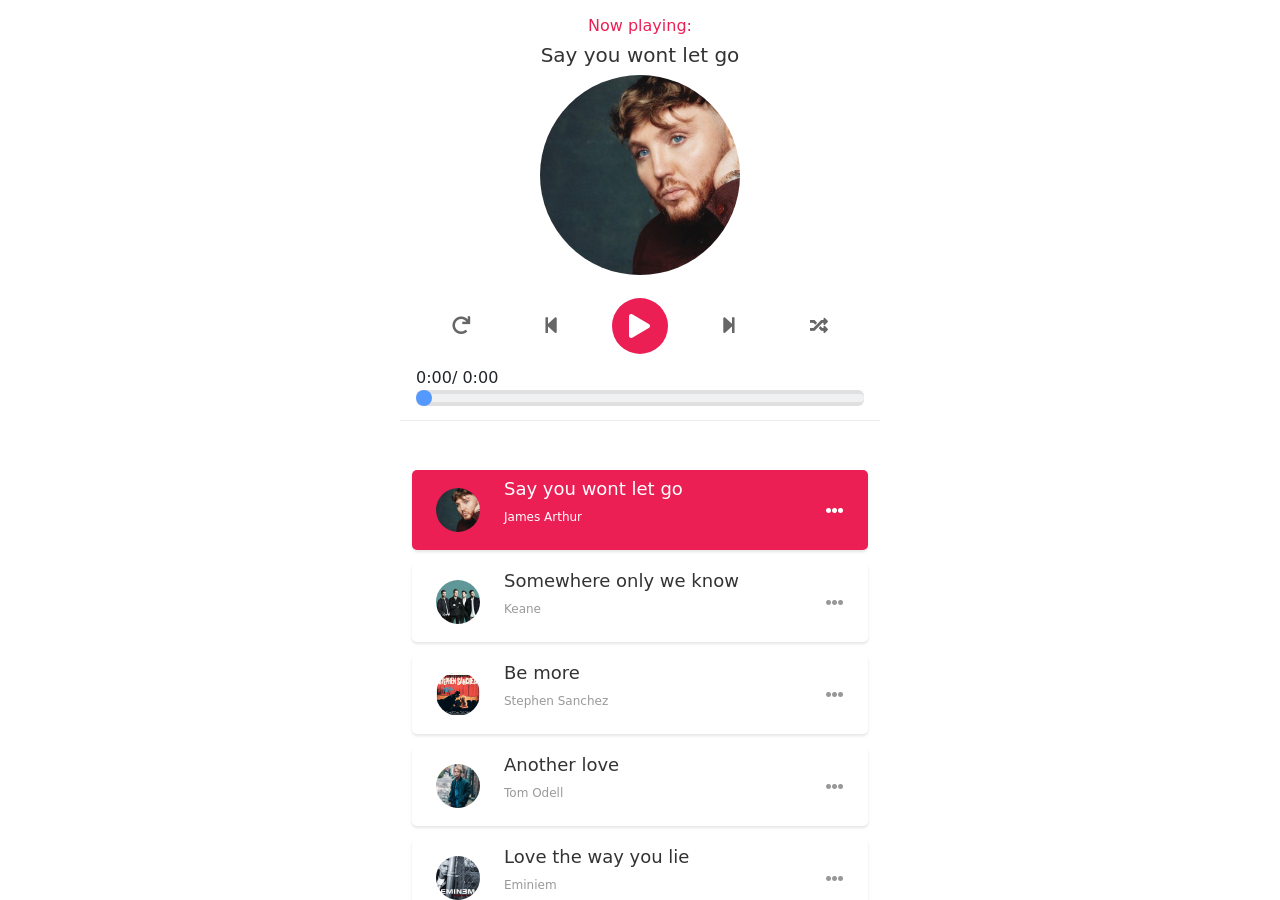
<file: index.html>
<!DOCTYPE html>
<html lang="en">
<head>
    <meta charset="UTF-8">
    <meta name="viewport" content="width=device-width, initial-scale=1.0">
    <title>Zing MP3</title>
    <link rel="stylesheet" href="https://cdnjs.cloudflare.com/ajax/libs/font-awesome/5.15.2/css/all.min.css"
        integrity="sha512-HK5fgLBL+xu6dm/Ii3z4xhlSUyZgTT9tuc/hSrtw6uzJOvgRr2a9jyxxT1ely+B+xFAmJKVSTbpM/CuL7qxO8w=="
        crossorigin="anonymous" />
    <link rel="stylesheet" href="https://cdn.jsdelivr.net/npm/bootstrap@5.3.2/dist/css/bootstrap.min.css">
    <link rel="stylesheet" href="https://cdn.jsdelivr.net/npm/bootstrap-icons@1.11.1/font/bootstrap-icons.css">
    <link rel="preconnect" href="https://fonts.gstatic.com">
    <link href="https://fonts.googleapis.com/css2?family=Poppins:wght@300;400;600&display=swap" rel="stylesheet">
    <link rel="stylesheet" href="./assets/css/style.css">
    <link rel="icon" type="image/png" href="https://static-zmp3.zmdcdn.me/skins/zmp3-v5.2/images/icon_zing_mp3_60.png" />
</head>

<body>
    <div class="player">
        <!-- Dashboard -->
        <div class="dashboard">
            <!-- Header -->
            <header>
                <h4>Now playing:</h4>
                <!-- <div class="accessibility"> 
                    <span class="volumn-option js-volumn-option">
                        <i class="bi bi-volume-up-fill volumn-item volumn-height "></i>
                        <i class="bi bi-volume-down-fill volumn-item volumn-middle hide"></i>
                        <i class="bi bi-volume-mute-fill volumn-item volumn-off hide"></i>
                    </span>
                    <input id="volumn" class="form-range volumn volumn-js" type="range" value="1" step="0.01" min="0" max="1">
                    <button class="btn btn-primary js-btn-primary">Add song</button>
                    <br>
                </div> -->
                <h2></h2>
            </header>

            <!-- CD -->
            <div class="cd">
                <div class="cd-thumb" style="background-image: url('#')">
                </div>
            </div>

            <!-- Control -->
            <div class="control">
                <div class="btn btn-repeat">
                    <i class="fas fa-redo"></i>
                </div>
                <div class="btn btn-prev">
                    <i class="fas fa-step-backward"></i>
                </div>
                <div class="btn btn-toggle-play">
                    <i class="fas fa-pause icon-pause"></i>
                    <i class="fas fa-play icon-play"></i>
                </div>
                <div class="btn btn-next">
                    <i class="fas fa-step-forward"></i>
                </div>
                <div class="btn btn-random">
                    <i class="fas fa-random"></i>
                </div>
            </div>

            <div id="timeRange" class="time-range">0:00/ 0:00</div>
            <input id="progress" class=" form-range progress progress-js" type="range" value="0" step="1" min="0" max="100">

            <audio id="audio" src=""></audio>
        </div>

        <!-- Playlist -->
        <div class="playlist">

        </div>

        <!-- Modal add song -->
        <div class="overlay-modal hide">
            <div class="modal-container modal modal-sheet position-static p-4 py-md-5" tabindex="-1" role="dialog"
                id="modalSignin">
                <div class="modal-dialog" role="document">
                    <div class="modal-content rounded-4 shadow">
                        <div class="modal-header p-5 pb-4 border-bottom-0">
                            <h1 class="fw-bold mb-0 fs-2">Add new song</h1>
                            <button type="button" class="btn-close" data-bs-dismiss="modal" aria-label="Close"></button>
                        </div>

                        <div class="modal-body p-5 pt-0">
                            <form class="formAddSong">
                                <div class="form-floating mb-3">
                                    <input required type="text" class="nameInput form-control rounded-3" id="floatingInput"
                                        placeholder="Name">
                                    <label for="floatingInput">Name</label>
                                </div>
                                <div class="form-floating mb-3">
                                    <input required type="text" class="singerInput form-control rounded-3" id="floatingPassword"
                                        placeholder="Singer">
                                    <label for="floatingPassword">Singer</label>
                                </div>
                                <div class="form-floating mb-3">
                                    <input required type="text" class="pathInput form-control rounded-3" id="floatingPassword"
                                        placeholder="PathMp3">
                                    <label for="floatingPassword">File mp3</label>
                                </div>
                                <div class="form-floating mb-3">
                                    <input required type="text" class="imageInput form-control rounded-3" id="floatingPassword"
                                        placeholder="Image">
                                    <label for="floatingPassword">Image</label>
                                </div>
                                <button class="w-100 mb-2 btn btn-saveNewSong btn-lg rounded-3 btn-primary"
                                    type="submit">Add new
                                    song
                                </button>
                                <small class="text-body-secondary">Add song chỉ là tạm thời được lưu vào local, xóa local sẽ hết.</small>
                            </form>
                        </div>
                    </div>
                </div>
            </div>
        </div>

</body>
<script src="https://cdn.jsdelivr.net/npm/bootstrap@5.3.2/dist/js/bootstrap.bundle.min.js"></script>
<script src="./assets/JS/script.js"></script>

</html>
</file>
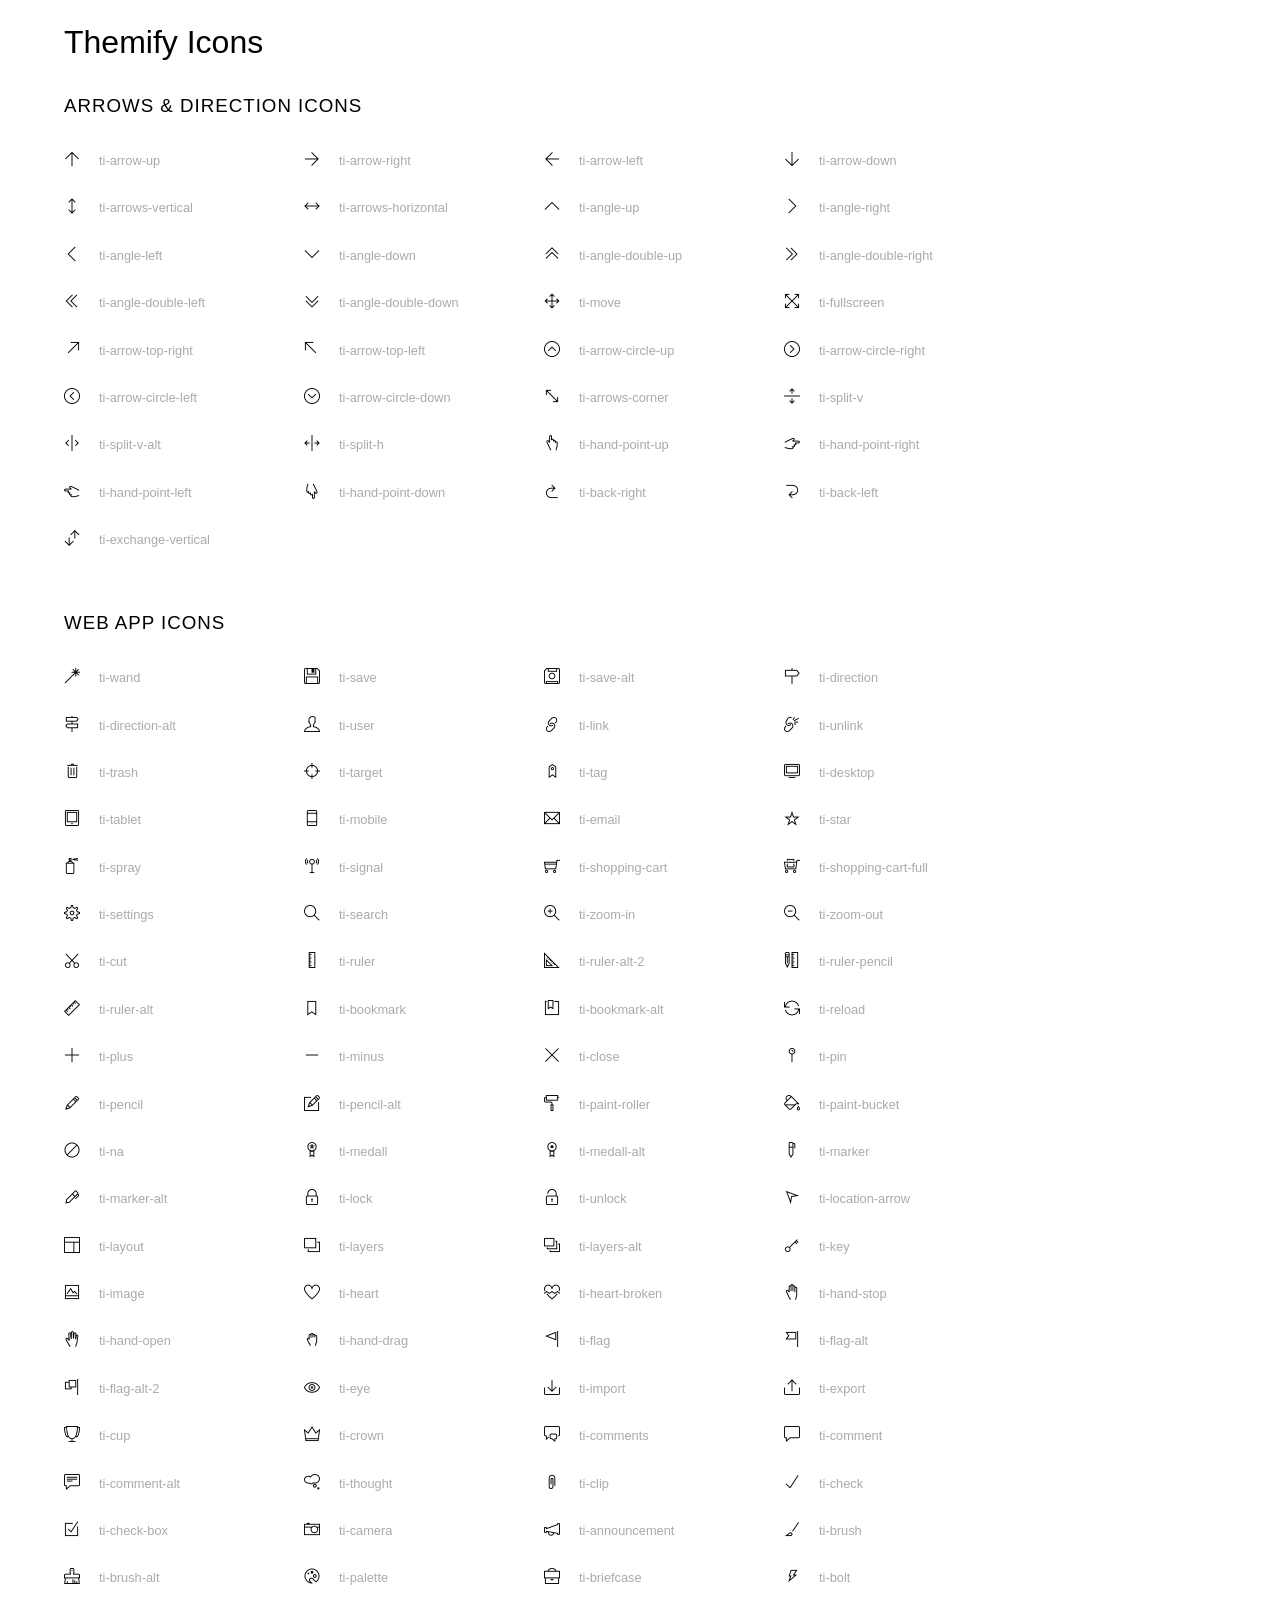
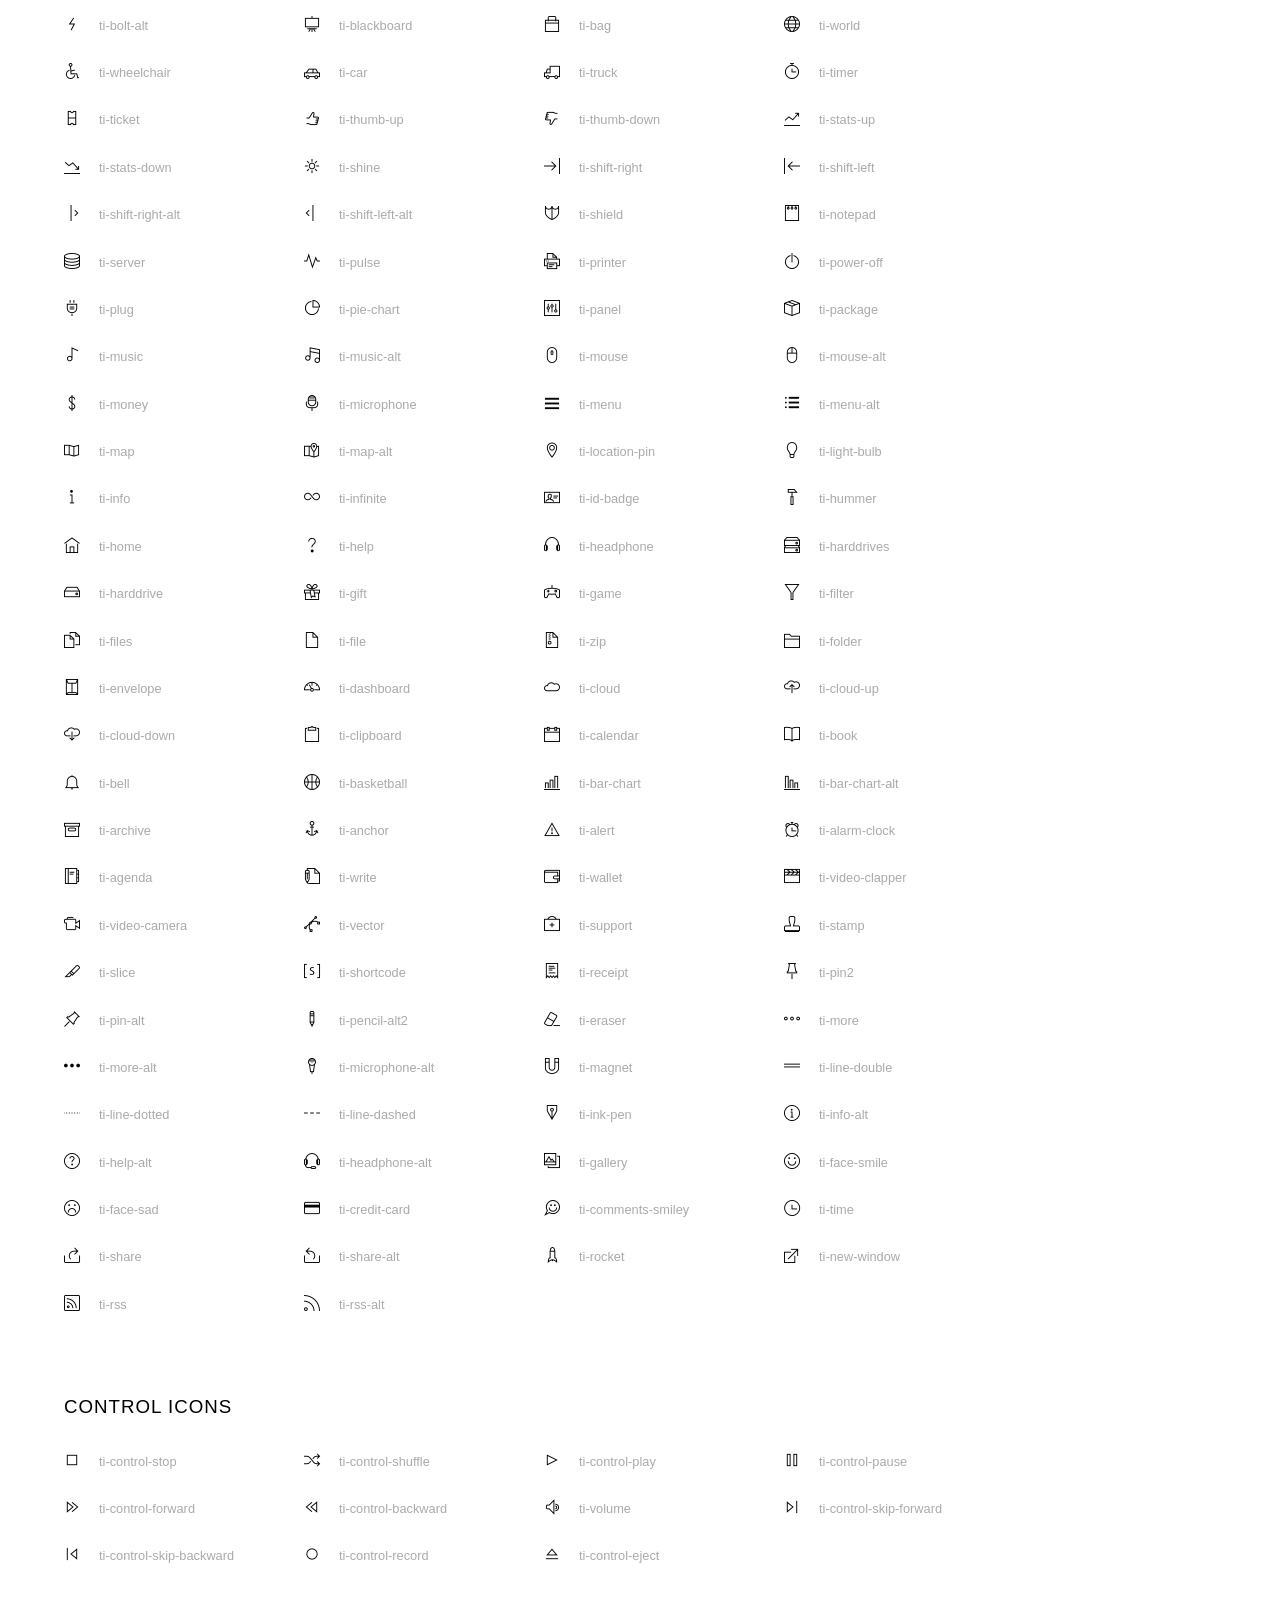
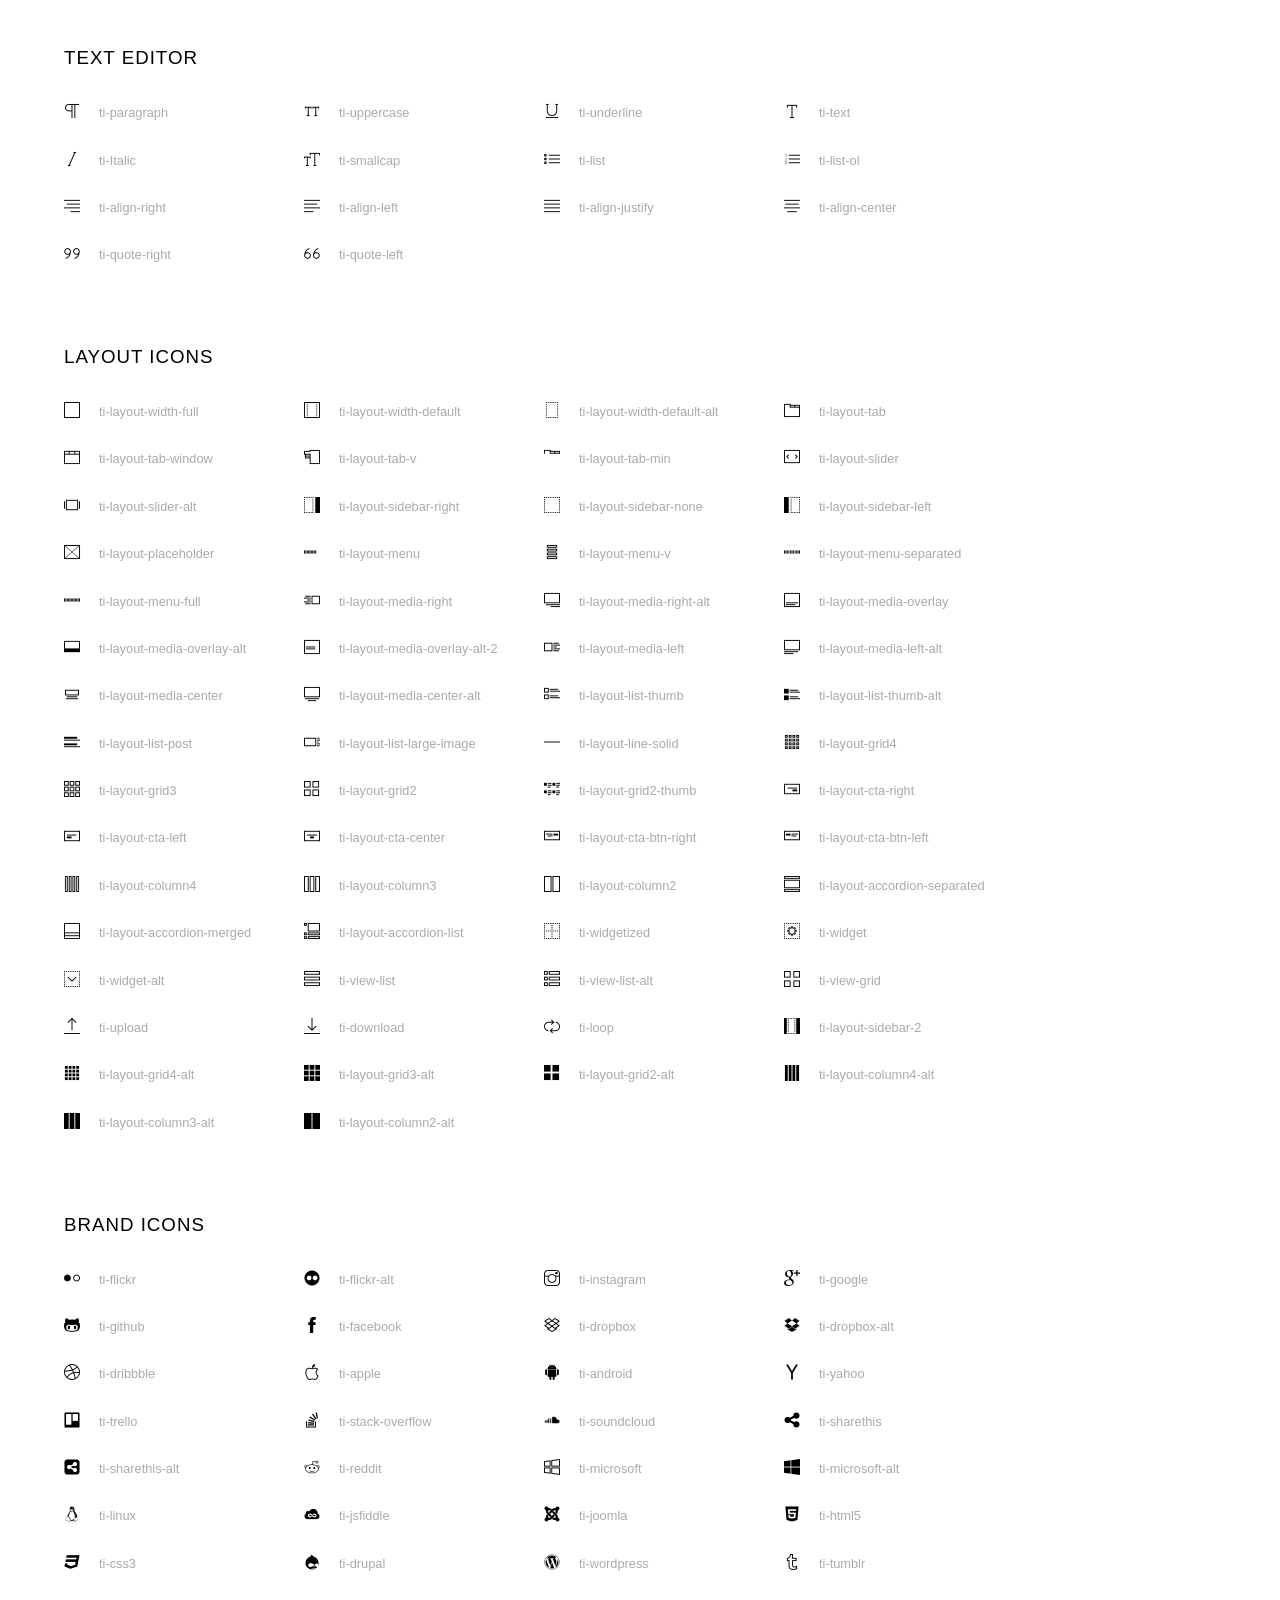
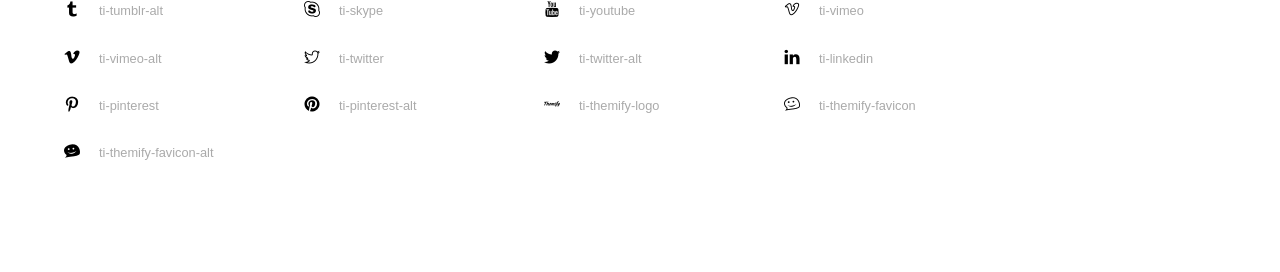
<file: assets/font/themify-icons/index.html>
<!doctype html>
<html>
<head>
	<meta charset="utf-8">
	<title>Themify Icon Font</title>
	<meta name="viewport" content="width=device-width">
	<link rel="stylesheet" href="demo-files/demo.css">
	<link rel="stylesheet" href="themify-icons.css">
	<!--[if lt IE 8]><!-->
	<link rel="stylesheet" href="ie7/ie7.css">
	<!--<![endif]-->
</head>
<body>
	<h1>Themify Icons</h1>

	<div class="icon-section">

		<div class="icon-section">
			<h3>Arrows &amp; Direction Icons </h3>

			<div class="icon-container">
				<span class="ti-arrow-up"></span><span class="icon-name"> ti-arrow-up</span>
			</div>
			<div class="icon-container">
				<span class="ti-arrow-right"></span><span class="icon-name"> ti-arrow-right</span>
			</div>
			<div class="icon-container">
				<span class="ti-arrow-left"></span><span class="icon-name"> ti-arrow-left</span>
			</div>
			<div class="icon-container">
				<span class="ti-arrow-down"></span><span class="icon-name"> ti-arrow-down</span>
			</div>
			<div class="icon-container">
				<span class="ti-arrows-vertical"></span><span class="icon-name"> ti-arrows-vertical</span>
			</div>
			<div class="icon-container">
				<span class="ti-arrows-horizontal"></span><span class="icon-name"> ti-arrows-horizontal</span>
			</div>
			<div class="icon-container">
				<span class="ti-angle-up"></span><span class="icon-name"> ti-angle-up</span>
			</div>
			<div class="icon-container">
				<span class="ti-angle-right"></span><span class="icon-name"> ti-angle-right</span>
			</div>
			<div class="icon-container">
				<span class="ti-angle-left"></span><span class="icon-name"> ti-angle-left</span>
			</div>
			<div class="icon-container">
				<span class="ti-angle-down"></span><span class="icon-name"> ti-angle-down</span>
			</div>	
			<div class="icon-container">
				<span class="ti-angle-double-up"></span><span class="icon-name"> ti-angle-double-up</span>
			</div>
			<div class="icon-container">
				<span class="ti-angle-double-right"></span><span class="icon-name"> ti-angle-double-right</span>
			</div>
			<div class="icon-container">
				<span class="ti-angle-double-left"></span><span class="icon-name"> ti-angle-double-left</span>
			</div>
			<div class="icon-container">
				<span class="ti-angle-double-down"></span><span class="icon-name"> ti-angle-double-down</span>
			</div>					
			<div class="icon-container">
				<span class="ti-move"></span><span class="icon-name"> ti-move</span>
			</div>
			<div class="icon-container">
				<span class="ti-fullscreen"></span><span class="icon-name"> ti-fullscreen</span>
			</div>
			<div class="icon-container">
				<span class="ti-arrow-top-right"></span><span class="icon-name"> ti-arrow-top-right</span>
			</div>
			<div class="icon-container">
				<span class="ti-arrow-top-left"></span><span class="icon-name"> ti-arrow-top-left</span>
			</div>
			<div class="icon-container">
				<span class="ti-arrow-circle-up"></span><span class="icon-name"> ti-arrow-circle-up</span>
			</div>
			<div class="icon-container">
				<span class="ti-arrow-circle-right"></span><span class="icon-name"> ti-arrow-circle-right</span>
			</div>
			<div class="icon-container">
				<span class="ti-arrow-circle-left"></span><span class="icon-name"> ti-arrow-circle-left</span>
			</div>
			<div class="icon-container">
				<span class="ti-arrow-circle-down"></span><span class="icon-name"> ti-arrow-circle-down</span>
			</div>
			<div class="icon-container">
				<span class="ti-arrows-corner"></span><span class="icon-name"> ti-arrows-corner</span>
			</div>
			<div class="icon-container">
				<span class="ti-split-v"></span><span class="icon-name"> ti-split-v</span>
			</div>

			<div class="icon-container">
				<span class="ti-split-v-alt"></span><span class="icon-name"> ti-split-v-alt</span>
			</div>
			<div class="icon-container">
				<span class="ti-split-h"></span><span class="icon-name"> ti-split-h</span>
			</div>
			<div class="icon-container">
				<span class="ti-hand-point-up"></span><span class="icon-name"> ti-hand-point-up</span>
			</div>
			<div class="icon-container">
				<span class="ti-hand-point-right"></span><span class="icon-name"> ti-hand-point-right</span>
			</div>
			<div class="icon-container">
				<span class="ti-hand-point-left"></span><span class="icon-name"> ti-hand-point-left</span>
			</div>
			<div class="icon-container">
				<span class="ti-hand-point-down"></span><span class="icon-name"> ti-hand-point-down</span>
			</div>
			<div class="icon-container">
				<span class="ti-back-right"></span><span class="icon-name"> ti-back-right</span>
			</div>
			<div class="icon-container">
				<span class="ti-back-left"></span><span class="icon-name"> ti-back-left</span>
			</div>
			<div class="icon-container">
				<span class="ti-exchange-vertical"></span><span class="icon-name"> ti-exchange-vertical</span>
			</div>

		</div> <!-- Arrows Icons -->



		<h3>Web App Icons</h3>
		
		<div class="icon-section">

			<div class="icon-container">
				<span class="ti-wand"></span><span class="icon-name"> ti-wand</span>
			</div>
			<div class="icon-container">
				<span class="ti-save"></span><span class="icon-name"> ti-save</span>
			</div>
			<div class="icon-container">
				<span class="ti-save-alt"></span><span class="icon-name"> ti-save-alt</span>
			</div>

			<div class="icon-container">
				<span class="ti-direction"></span><span class="icon-name"> ti-direction</span>
			</div>
			<div class="icon-container">
				<span class="ti-direction-alt"></span><span class="icon-name"> ti-direction-alt</span>
			</div>
			<div class="icon-container">
				<span class="ti-user"></span><span class="icon-name"> ti-user</span>
			</div>
			<div class="icon-container">
				<span class="ti-link"></span><span class="icon-name"> ti-link</span>
			</div>
			<div class="icon-container">
				<span class="ti-unlink"></span><span class="icon-name"> ti-unlink</span>
			</div>
			<div class="icon-container">
				<span class="ti-trash"></span><span class="icon-name"> ti-trash</span>
			</div>
			<div class="icon-container">
				<span class="ti-target"></span><span class="icon-name"> ti-target</span>
			</div>
			<div class="icon-container">
				<span class="ti-tag"></span><span class="icon-name"> ti-tag</span>
			</div>
			<div class="icon-container">
				<span class="ti-desktop"></span><span class="icon-name"> ti-desktop</span>
			</div>
			<div class="icon-container">
				<span class="ti-tablet"></span><span class="icon-name"> ti-tablet</span>
			</div>
			<div class="icon-container">
				<span class="ti-mobile"></span><span class="icon-name"> ti-mobile</span>
			</div>
			<div class="icon-container">
				<span class="ti-email"></span><span class="icon-name"> ti-email</span>
			</div>	
			<div class="icon-container">
				<span class="ti-star"></span><span class="icon-name"> ti-star</span>
			</div>
			<div class="icon-container">
				<span class="ti-spray"></span><span class="icon-name"> ti-spray</span>
			</div>
			<div class="icon-container">
				<span class="ti-signal"></span><span class="icon-name"> ti-signal</span>
			</div>
			<div class="icon-container">
				<span class="ti-shopping-cart"></span><span class="icon-name"> ti-shopping-cart</span>
			</div>
			<div class="icon-container">
				<span class="ti-shopping-cart-full"></span><span class="icon-name"> ti-shopping-cart-full</span>
			</div>
			<div class="icon-container">
				<span class="ti-settings"></span><span class="icon-name"> ti-settings</span>
			</div>
			<div class="icon-container">
				<span class="ti-search"></span><span class="icon-name"> ti-search</span>
			</div>
			<div class="icon-container">
				<span class="ti-zoom-in"></span><span class="icon-name"> ti-zoom-in</span>
			</div>
			<div class="icon-container">
				<span class="ti-zoom-out"></span><span class="icon-name"> ti-zoom-out</span>
			</div>
			<div class="icon-container">
				<span class="ti-cut"></span><span class="icon-name"> ti-cut</span>
			</div>
			<div class="icon-container">
				<span class="ti-ruler"></span><span class="icon-name"> ti-ruler</span>
			</div>
			<div class="icon-container">
				<span class="ti-ruler-alt-2"></span><span class="icon-name"> ti-ruler-alt-2</span>
			</div>			
			<div class="icon-container">
				<span class="ti-ruler-pencil"></span><span class="icon-name"> ti-ruler-pencil</span>
			</div>
			<div class="icon-container">
				<span class="ti-ruler-alt"></span><span class="icon-name"> ti-ruler-alt</span>
			</div>
			<div class="icon-container">
				<span class="ti-bookmark"></span><span class="icon-name"> ti-bookmark</span>
			</div>
			<div class="icon-container">
				<span class="ti-bookmark-alt"></span><span class="icon-name"> ti-bookmark-alt</span>
			</div>
			<div class="icon-container">
				<span class="ti-reload"></span><span class="icon-name"> ti-reload</span>
			</div>
			<div class="icon-container">
				<span class="ti-plus"></span><span class="icon-name"> ti-plus</span>
			</div>
			<div class="icon-container">
				<span class="ti-minus"></span><span class="icon-name"> ti-minus</span>
			</div>
			<div class="icon-container">
				<span class="ti-close"></span><span class="icon-name"> ti-close</span>
			</div>			
			<div class="icon-container">
				<span class="ti-pin"></span><span class="icon-name"> ti-pin</span>
			</div>
			<div class="icon-container">
				<span class="ti-pencil"></span><span class="icon-name"> ti-pencil</span>
			</div>
					
		  	<div class="icon-container">
				<span class="ti-pencil-alt"></span><span class="icon-name"> ti-pencil-alt</span>
			</div>
			<div class="icon-container">
				<span class="ti-paint-roller"></span><span class="icon-name"> ti-paint-roller</span>
			</div>
			<div class="icon-container">
				<span class="ti-paint-bucket"></span><span class="icon-name"> ti-paint-bucket</span>
			</div>
			<div class="icon-container">
				<span class="ti-na"></span><span class="icon-name"> ti-na</span>
			</div>
			<div class="icon-container">
				<span class="ti-medall"></span><span class="icon-name"> ti-medall</span>
			</div>
			<div class="icon-container">
				<span class="ti-medall-alt"></span><span class="icon-name"> ti-medall-alt</span>
			</div>
			<div class="icon-container">
				<span class="ti-marker"></span><span class="icon-name"> ti-marker</span>
			</div>
			<div class="icon-container">
				<span class="ti-marker-alt"></span><span class="icon-name"> ti-marker-alt</span>
			</div>

			<div class="icon-container">
				<span class="ti-lock"></span><span class="icon-name"> ti-lock</span>
			</div>
			<div class="icon-container">
				<span class="ti-unlock"></span><span class="icon-name"> ti-unlock</span>
			</div>
			<div class="icon-container">
				<span class="ti-location-arrow"></span><span class="icon-name"> ti-location-arrow</span>
			</div>
			<div class="icon-container">
				<span class="ti-layout"></span><span class="icon-name"> ti-layout</span>
			</div>
			<div class="icon-container">
				<span class="ti-layers"></span><span class="icon-name"> ti-layers</span>
			</div>
			<div class="icon-container">
				<span class="ti-layers-alt"></span><span class="icon-name"> ti-layers-alt</span>
			</div>
			<div class="icon-container">
				<span class="ti-key"></span><span class="icon-name"> ti-key</span>
			</div>
			<div class="icon-container">
				<span class="ti-image"></span><span class="icon-name"> ti-image</span>
			</div>
			<div class="icon-container">
				<span class="ti-heart"></span><span class="icon-name"> ti-heart</span>
			</div>
			<div class="icon-container">
				<span class="ti-heart-broken"></span><span class="icon-name"> ti-heart-broken</span>
			</div>
			<div class="icon-container">
				<span class="ti-hand-stop"></span><span class="icon-name"> ti-hand-stop</span>
			</div>
			<div class="icon-container">
				<span class="ti-hand-open"></span><span class="icon-name"> ti-hand-open</span>
			</div>
			<div class="icon-container">
				<span class="ti-hand-drag"></span><span class="icon-name"> ti-hand-drag</span>
			</div>
			<div class="icon-container">
				<span class="ti-flag"></span><span class="icon-name"> ti-flag</span>
			</div>
			<div class="icon-container">
				<span class="ti-flag-alt"></span><span class="icon-name"> ti-flag-alt</span>
			</div>
			<div class="icon-container">
				<span class="ti-flag-alt-2"></span><span class="icon-name"> ti-flag-alt-2</span>
			</div>
			<div class="icon-container">
				<span class="ti-eye"></span><span class="icon-name"> ti-eye</span>
			</div>
			<div class="icon-container">
				<span class="ti-import"></span><span class="icon-name"> ti-import</span>
			</div>			
			<div class="icon-container">
				<span class="ti-export"></span><span class="icon-name"> ti-export</span>
			</div>
			<div class="icon-container">
				<span class="ti-cup"></span><span class="icon-name"> ti-cup</span>
			</div>
			<div class="icon-container">
				<span class="ti-crown"></span><span class="icon-name"> ti-crown</span>
			</div>
			<div class="icon-container">
				<span class="ti-comments"></span><span class="icon-name"> ti-comments</span>
			</div>
			<div class="icon-container">
				<span class="ti-comment"></span><span class="icon-name"> ti-comment</span>
			</div>
			<div class="icon-container">
				<span class="ti-comment-alt"></span><span class="icon-name"> ti-comment-alt</span>
			</div>
			<div class="icon-container">
				<span class="ti-thought"></span><span class="icon-name"> ti-thought</span>
			</div>			
			<div class="icon-container">
				<span class="ti-clip"></span><span class="icon-name"> ti-clip</span>
			</div>

			<div class="icon-container">
				<span class="ti-check"></span><span class="icon-name"> ti-check</span>
			</div>
			<div class="icon-container">
				<span class="ti-check-box"></span><span class="icon-name"> ti-check-box</span>
			</div>
			<div class="icon-container">
				<span class="ti-camera"></span><span class="icon-name"> ti-camera</span>
			</div>
			<div class="icon-container">
				<span class="ti-announcement"></span><span class="icon-name"> ti-announcement</span>
			</div>
			<div class="icon-container">
				<span class="ti-brush"></span><span class="icon-name"> ti-brush</span>
			</div>
			<div class="icon-container">
				<span class="ti-brush-alt"></span><span class="icon-name"> ti-brush-alt</span>
			</div>
			<div class="icon-container">
				<span class="ti-palette"></span><span class="icon-name"> ti-palette</span>
			</div>			
			<div class="icon-container">
				<span class="ti-briefcase"></span><span class="icon-name"> ti-briefcase</span>
			</div>
			<div class="icon-container">
				<span class="ti-bolt"></span><span class="icon-name"> ti-bolt</span>
			</div>
			<div class="icon-container">
				<span class="ti-bolt-alt"></span><span class="icon-name"> ti-bolt-alt</span>
			</div>
			<div class="icon-container">
				<span class="ti-blackboard"></span><span class="icon-name"> ti-blackboard</span>
			</div>
			<div class="icon-container">
				<span class="ti-bag"></span><span class="icon-name"> ti-bag</span>
			</div>
			<div class="icon-container">
				<span class="ti-world"></span><span class="icon-name"> ti-world</span>
			</div>
			<div class="icon-container">
				<span class="ti-wheelchair"></span><span class="icon-name"> ti-wheelchair</span>
			</div>
			<div class="icon-container">
				<span class="ti-car"></span><span class="icon-name"> ti-car</span>
			</div>
			<div class="icon-container">
				<span class="ti-truck"></span><span class="icon-name"> ti-truck</span>
			</div>
			<div class="icon-container">
				<span class="ti-timer"></span><span class="icon-name"> ti-timer</span>
			</div>
			<div class="icon-container">
				<span class="ti-ticket"></span><span class="icon-name"> ti-ticket</span>
			</div>
			<div class="icon-container">
				<span class="ti-thumb-up"></span><span class="icon-name"> ti-thumb-up</span>
			</div>
			<div class="icon-container">
				<span class="ti-thumb-down"></span><span class="icon-name"> ti-thumb-down</span>
			</div>

			<div class="icon-container">
				<span class="ti-stats-up"></span><span class="icon-name"> ti-stats-up</span>
			</div>
			<div class="icon-container">
				<span class="ti-stats-down"></span><span class="icon-name"> ti-stats-down</span>
			</div>
			<div class="icon-container">
				<span class="ti-shine"></span><span class="icon-name"> ti-shine</span>
			</div>
			<div class="icon-container">
				<span class="ti-shift-right"></span><span class="icon-name"> ti-shift-right</span>
			</div>
			<div class="icon-container">
				<span class="ti-shift-left"></span><span class="icon-name"> ti-shift-left</span>
			</div>

			<div class="icon-container">
				<span class="ti-shift-right-alt"></span><span class="icon-name"> ti-shift-right-alt</span>
			</div>
			<div class="icon-container">
				<span class="ti-shift-left-alt"></span><span class="icon-name"> ti-shift-left-alt</span>
			</div>
			<div class="icon-container">
				<span class="ti-shield"></span><span class="icon-name"> ti-shield</span>
			</div>
			<div class="icon-container">
				<span class="ti-notepad"></span><span class="icon-name"> ti-notepad</span>
			</div>
			<div class="icon-container">
				<span class="ti-server"></span><span class="icon-name"> ti-server</span>
			</div>

			<div class="icon-container">
				<span class="ti-pulse"></span><span class="icon-name"> ti-pulse</span>
			</div>
			<div class="icon-container">
				<span class="ti-printer"></span><span class="icon-name"> ti-printer</span>
			</div>
			<div class="icon-container">
				<span class="ti-power-off"></span><span class="icon-name"> ti-power-off</span>
			</div>
			<div class="icon-container">
				<span class="ti-plug"></span><span class="icon-name"> ti-plug</span>
			</div>
			<div class="icon-container">
				<span class="ti-pie-chart"></span><span class="icon-name"> ti-pie-chart</span>
			</div>

			<div class="icon-container">
				<span class="ti-panel"></span><span class="icon-name"> ti-panel</span>
			</div>
			<div class="icon-container">
				<span class="ti-package"></span><span class="icon-name"> ti-package</span>
			</div>
			<div class="icon-container">
				<span class="ti-music"></span><span class="icon-name"> ti-music</span>
			</div>
			<div class="icon-container">
				<span class="ti-music-alt"></span><span class="icon-name"> ti-music-alt</span>
			</div>
			<div class="icon-container">
				<span class="ti-mouse"></span><span class="icon-name"> ti-mouse</span>
			</div>
			<div class="icon-container">
				<span class="ti-mouse-alt"></span><span class="icon-name"> ti-mouse-alt</span>
			</div>
			<div class="icon-container">
				<span class="ti-money"></span><span class="icon-name"> ti-money</span>
			</div>
			<div class="icon-container">
				<span class="ti-microphone"></span><span class="icon-name"> ti-microphone</span>
			</div>
			<div class="icon-container">
				<span class="ti-menu"></span><span class="icon-name"> ti-menu</span>
			</div>
			<div class="icon-container">
				<span class="ti-menu-alt"></span><span class="icon-name"> ti-menu-alt</span>
			</div>
			<div class="icon-container">
				<span class="ti-map"></span><span class="icon-name"> ti-map</span>
			</div>
			<div class="icon-container">
				<span class="ti-map-alt"></span><span class="icon-name"> ti-map-alt</span>
			</div>

			<div class="icon-container">
				<span class="ti-location-pin"></span><span class="icon-name"> ti-location-pin</span>
			</div>

			<div class="icon-container">
				<span class="ti-light-bulb"></span><span class="icon-name"> ti-light-bulb</span>
			</div>
			<div class="icon-container">
				<span class="ti-info"></span><span class="icon-name"> ti-info</span>
			</div>
			<div class="icon-container">
				<span class="ti-infinite"></span><span class="icon-name"> ti-infinite</span>
			</div>
			<div class="icon-container">
				<span class="ti-id-badge"></span><span class="icon-name"> ti-id-badge</span>
			</div>
			<div class="icon-container">
				<span class="ti-hummer"></span><span class="icon-name"> ti-hummer</span>
			</div>
			<div class="icon-container">
				<span class="ti-home"></span><span class="icon-name"> ti-home</span>
			</div>
			<div class="icon-container">
				<span class="ti-help"></span><span class="icon-name"> ti-help</span>
			</div>
			<div class="icon-container">
				<span class="ti-headphone"></span><span class="icon-name"> ti-headphone</span>
			</div>
			<div class="icon-container">
				<span class="ti-harddrives"></span><span class="icon-name"> ti-harddrives</span>
			</div>
			<div class="icon-container">
				<span class="ti-harddrive"></span><span class="icon-name"> ti-harddrive</span>
			</div>
			<div class="icon-container">
				<span class="ti-gift"></span><span class="icon-name"> ti-gift</span>
			</div>
			<div class="icon-container">
				<span class="ti-game"></span><span class="icon-name"> ti-game</span>
			</div>
			<div class="icon-container">
				<span class="ti-filter"></span><span class="icon-name"> ti-filter</span>
			</div>
			<div class="icon-container">
				<span class="ti-files"></span><span class="icon-name"> ti-files</span>
			</div>
			<div class="icon-container">
				<span class="ti-file"></span><span class="icon-name"> ti-file</span>
			</div>
			<div class="icon-container">
				<span class="ti-zip"></span><span class="icon-name"> ti-zip</span>
			</div>
			<div class="icon-container">
				<span class="ti-folder"></span><span class="icon-name"> ti-folder</span>
			</div>			
			<div class="icon-container">
				<span class="ti-envelope"></span><span class="icon-name"> ti-envelope</span>
			</div>


			<div class="icon-container">
				<span class="ti-dashboard"></span><span class="icon-name"> ti-dashboard</span>
			</div>
			<div class="icon-container">
				<span class="ti-cloud"></span><span class="icon-name"> ti-cloud</span>
			</div>
			<div class="icon-container">
				<span class="ti-cloud-up"></span><span class="icon-name"> ti-cloud-up</span>
			</div>
			<div class="icon-container">
				<span class="ti-cloud-down"></span><span class="icon-name"> ti-cloud-down</span>
			</div>
			<div class="icon-container">
				<span class="ti-clipboard"></span><span class="icon-name"> ti-clipboard</span>
			</div>
			<div class="icon-container">
				<span class="ti-calendar"></span><span class="icon-name"> ti-calendar</span>
			</div>
			<div class="icon-container">
				<span class="ti-book"></span><span class="icon-name"> ti-book</span>
			</div>
			<div class="icon-container">
				<span class="ti-bell"></span><span class="icon-name"> ti-bell</span>
			</div>
			<div class="icon-container">
				<span class="ti-basketball"></span><span class="icon-name"> ti-basketball</span>
			</div>
			<div class="icon-container">
				<span class="ti-bar-chart"></span><span class="icon-name"> ti-bar-chart</span>
			</div>
			<div class="icon-container">
				<span class="ti-bar-chart-alt"></span><span class="icon-name"> ti-bar-chart-alt</span>
			</div>


			<div class="icon-container">
				<span class="ti-archive"></span><span class="icon-name"> ti-archive</span>
			</div>
			<div class="icon-container">
				<span class="ti-anchor"></span><span class="icon-name"> ti-anchor</span>
			</div>

			<div class="icon-container">
				<span class="ti-alert"></span><span class="icon-name"> ti-alert</span>
			</div>
			<div class="icon-container">
				<span class="ti-alarm-clock"></span><span class="icon-name"> ti-alarm-clock</span>
			</div>
			<div class="icon-container">
				<span class="ti-agenda"></span><span class="icon-name"> ti-agenda</span>
			</div>
			<div class="icon-container">
				<span class="ti-write"></span><span class="icon-name"> ti-write</span>
			</div>

			<div class="icon-container">
				<span class="ti-wallet"></span><span class="icon-name"> ti-wallet</span>
			</div>
			<div class="icon-container">
				<span class="ti-video-clapper"></span><span class="icon-name"> ti-video-clapper</span>
			</div>
			<div class="icon-container">
				<span class="ti-video-camera"></span><span class="icon-name"> ti-video-camera</span>
			</div>
			<div class="icon-container">
				<span class="ti-vector"></span><span class="icon-name"> ti-vector</span>
			</div>

			<div class="icon-container">
				<span class="ti-support"></span><span class="icon-name"> ti-support</span>
			</div>
			<div class="icon-container">
				<span class="ti-stamp"></span><span class="icon-name"> ti-stamp</span>
			</div>
			<div class="icon-container">
				<span class="ti-slice"></span><span class="icon-name"> ti-slice</span>
			</div>
			<div class="icon-container">
				<span class="ti-shortcode"></span><span class="icon-name"> ti-shortcode</span>
			</div>
			<div class="icon-container">
				<span class="ti-receipt"></span><span class="icon-name"> ti-receipt</span>
			</div>
			<div class="icon-container">
				<span class="ti-pin2"></span><span class="icon-name"> ti-pin2</span>
			</div>
			<div class="icon-container">
				<span class="ti-pin-alt"></span><span class="icon-name"> ti-pin-alt</span>
			</div>
			<div class="icon-container">
				<span class="ti-pencil-alt2"></span><span class="icon-name"> ti-pencil-alt2</span>
			</div>
			<div class="icon-container">
				<span class="ti-eraser"></span><span class="icon-name"> ti-eraser</span>
			</div>			
			<div class="icon-container">
				<span class="ti-more"></span><span class="icon-name"> ti-more</span>
			</div>
			<div class="icon-container">
				<span class="ti-more-alt"></span><span class="icon-name"> ti-more-alt</span>
			</div>
			<div class="icon-container">
				<span class="ti-microphone-alt"></span><span class="icon-name"> ti-microphone-alt</span>
			</div>
			<div class="icon-container">
				<span class="ti-magnet"></span><span class="icon-name"> ti-magnet</span>
			</div>
			<div class="icon-container">
				<span class="ti-line-double"></span><span class="icon-name"> ti-line-double</span>
			</div>
			<div class="icon-container">
				<span class="ti-line-dotted"></span><span class="icon-name"> ti-line-dotted</span>
			</div>
			<div class="icon-container">
				<span class="ti-line-dashed"></span><span class="icon-name"> ti-line-dashed</span>
			</div>

			<div class="icon-container">
				<span class="ti-ink-pen"></span><span class="icon-name"> ti-ink-pen</span>
			</div>
			<div class="icon-container">
				<span class="ti-info-alt"></span><span class="icon-name"> ti-info-alt</span>
			</div>
			<div class="icon-container">
				<span class="ti-help-alt"></span><span class="icon-name"> ti-help-alt</span>
			</div>
			<div class="icon-container">
				<span class="ti-headphone-alt"></span><span class="icon-name"> ti-headphone-alt</span>
			</div>

			<div class="icon-container">
				<span class="ti-gallery"></span><span class="icon-name"> ti-gallery</span>
			</div>
			<div class="icon-container">
				<span class="ti-face-smile"></span><span class="icon-name"> ti-face-smile</span>
			</div>
			<div class="icon-container">
				<span class="ti-face-sad"></span><span class="icon-name"> ti-face-sad</span>
			</div>
			<div class="icon-container">
				<span class="ti-credit-card"></span><span class="icon-name"> ti-credit-card</span>
			</div>
			<div class="icon-container">
				<span class="ti-comments-smiley"></span><span class="icon-name"> ti-comments-smiley</span>
			</div>
			<div class="icon-container">
				<span class="ti-time"></span><span class="icon-name"> ti-time</span>
			</div>
			<div class="icon-container">
				<span class="ti-share"></span><span class="icon-name"> ti-share</span>
			</div>
			<div class="icon-container">
				<span class="ti-share-alt"></span><span class="icon-name"> ti-share-alt</span>
			</div>
			<div class="icon-container">
				<span class="ti-rocket"></span><span class="icon-name"> ti-rocket</span>
			</div>

			<div class="icon-container">
				<span class="ti-new-window"></span><span class="icon-name"> ti-new-window</span>
			</div>

			<div class="icon-container">
				<span class="ti-rss"></span><span class="icon-name"> ti-rss</span>
			</div>

			<div class="icon-container">
				<span class="ti-rss-alt"></span><span class="icon-name"> ti-rss-alt</span>
			</div>
			
		</div><!-- Web App Icons -->


		<div class="icon-section">
			<h3>Control Icons</h3>
			<div class="icon-container">
				<span class="ti-control-stop"></span><span class="icon-name"> ti-control-stop</span>
			</div>
			<div class="icon-container">
				<span class="ti-control-shuffle"></span><span class="icon-name"> ti-control-shuffle</span>
			</div>
			<div class="icon-container">
				<span class="ti-control-play"></span><span class="icon-name"> ti-control-play</span>
			</div>
			<div class="icon-container">
				<span class="ti-control-pause"></span><span class="icon-name"> ti-control-pause</span>
			</div>
			<div class="icon-container">
				<span class="ti-control-forward"></span><span class="icon-name"> ti-control-forward</span>
			</div>
			<div class="icon-container">
				<span class="ti-control-backward"></span><span class="icon-name"> ti-control-backward</span>
			</div>	
			<div class="icon-container">
				<span class="ti-volume"></span><span class="icon-name"> ti-volume</span>
			</div>
			<div class="icon-container">
				<span class="ti-control-skip-forward"></span><span class="icon-name"> ti-control-skip-forward</span>
			</div>
			<div class="icon-container">
				<span class="ti-control-skip-backward"></span><span class="icon-name"> ti-control-skip-backward</span>
			</div>
			<div class="icon-container">
				<span class="ti-control-record"></span><span class="icon-name"> ti-control-record</span>
			</div>
			<div class="icon-container">
				<span class="ti-control-eject"></span><span class="icon-name"> ti-control-eject</span>
			</div>			
		</div> <!-- Control Icons -->


		<div class="icon-section">
			<h3>Text Editor</h3>

			<div class="icon-container">
				<span class="ti-paragraph"></span><span class="icon-name"> ti-paragraph</span>
			</div>
			<div class="icon-container">
				<span class="ti-uppercase"></span><span class="icon-name"> ti-uppercase</span>
			</div>

			<div class="icon-container">
				<span class="ti-underline"></span><span class="icon-name"> ti-underline</span>
			</div>
			<div class="icon-container">
				<span class="ti-text"></span><span class="icon-name"> ti-text</span>
			</div>
			<div class="icon-container">
				<span class="ti-Italic"></span><span class="icon-name"> ti-Italic</span>
			</div>
			<div class="icon-container">
				<span class="ti-smallcap"></span><span class="icon-name"> ti-smallcap</span>
			</div>
			<div class="icon-container">
				<span class="ti-list"></span><span class="icon-name"> ti-list</span>
			</div>
			<div class="icon-container">
				<span class="ti-list-ol"></span><span class="icon-name"> ti-list-ol</span>
			</div>
			<div class="icon-container">
				<span class="ti-align-right"></span><span class="icon-name"> ti-align-right</span>
			</div>
			<div class="icon-container">
				<span class="ti-align-left"></span><span class="icon-name"> ti-align-left</span>
			</div>
			<div class="icon-container">
				<span class="ti-align-justify"></span><span class="icon-name"> ti-align-justify</span>
			</div>
			<div class="icon-container">
				<span class="ti-align-center"></span><span class="icon-name"> ti-align-center</span>
			</div>
			<div class="icon-container">
				<span class="ti-quote-right"></span><span class="icon-name"> ti-quote-right</span>
			</div>
			<div class="icon-container">
				<span class="ti-quote-left"></span><span class="icon-name"> ti-quote-left</span>
			</div>

		</div> <!-- Text Editor -->



		<div class="icon-section">
			<h3>Layout Icons</h3>
			<div class="icon-container">
				<span class="ti-layout-width-full"></span><span class="icon-name"> ti-layout-width-full</span>
			</div>
			<div class="icon-container">
				<span class="ti-layout-width-default"></span><span class="icon-name"> ti-layout-width-default</span>
			</div>
			<div class="icon-container">
				<span class="ti-layout-width-default-alt"></span><span class="icon-name"> ti-layout-width-default-alt</span>
			</div>
			<div class="icon-container">
				<span class="ti-layout-tab"></span><span class="icon-name"> ti-layout-tab</span>
			</div>
			<div class="icon-container">
				<span class="ti-layout-tab-window"></span><span class="icon-name"> ti-layout-tab-window</span>
			</div>
			<div class="icon-container">
				<span class="ti-layout-tab-v"></span><span class="icon-name"> ti-layout-tab-v</span>
			</div>
			<div class="icon-container">
				<span class="ti-layout-tab-min"></span><span class="icon-name"> ti-layout-tab-min</span>
			</div>
			<div class="icon-container">
				<span class="ti-layout-slider"></span><span class="icon-name"> ti-layout-slider</span>
			</div>
			<div class="icon-container">
				<span class="ti-layout-slider-alt"></span><span class="icon-name"> ti-layout-slider-alt</span>
			</div>
			<div class="icon-container">
				<span class="ti-layout-sidebar-right"></span><span class="icon-name"> ti-layout-sidebar-right</span>
			</div>
			<div class="icon-container">
				<span class="ti-layout-sidebar-none"></span><span class="icon-name"> ti-layout-sidebar-none</span>
			</div>
			<div class="icon-container">
				<span class="ti-layout-sidebar-left"></span><span class="icon-name"> ti-layout-sidebar-left</span>
			</div>
			<div class="icon-container">
				<span class="ti-layout-placeholder"></span><span class="icon-name"> ti-layout-placeholder</span>
			</div>
			<div class="icon-container">
				<span class="ti-layout-menu"></span><span class="icon-name"> ti-layout-menu</span>
			</div>
			<div class="icon-container">
				<span class="ti-layout-menu-v"></span><span class="icon-name"> ti-layout-menu-v</span>
			</div>
			<div class="icon-container">
				<span class="ti-layout-menu-separated"></span><span class="icon-name"> ti-layout-menu-separated</span>
			</div>
			<div class="icon-container">
				<span class="ti-layout-menu-full"></span><span class="icon-name"> ti-layout-menu-full</span>
			</div>
			<div class="icon-container">
				<span class="ti-layout-media-right"></span><span class="icon-name"> ti-layout-media-right</span>
			</div>
			<div class="icon-container">
				<span class="ti-layout-media-right-alt"></span><span class="icon-name"> ti-layout-media-right-alt</span>
			</div>
			<div class="icon-container">
				<span class="ti-layout-media-overlay"></span><span class="icon-name"> ti-layout-media-overlay</span>
			</div>
			<div class="icon-container">
				<span class="ti-layout-media-overlay-alt"></span><span class="icon-name"> ti-layout-media-overlay-alt</span>
			</div>
			<div class="icon-container">
				<span class="ti-layout-media-overlay-alt-2"></span><span class="icon-name"> ti-layout-media-overlay-alt-2</span>
			</div>
			<div class="icon-container">
				<span class="ti-layout-media-left"></span><span class="icon-name"> ti-layout-media-left</span>
			</div>
			<div class="icon-container">
				<span class="ti-layout-media-left-alt"></span><span class="icon-name"> ti-layout-media-left-alt</span>
			</div>
			<div class="icon-container">
				<span class="ti-layout-media-center"></span><span class="icon-name"> ti-layout-media-center</span>
			</div>
			<div class="icon-container">
				<span class="ti-layout-media-center-alt"></span><span class="icon-name"> ti-layout-media-center-alt</span>
			</div>
			<div class="icon-container">
				<span class="ti-layout-list-thumb"></span><span class="icon-name"> ti-layout-list-thumb</span>
			</div>
			<div class="icon-container">
				<span class="ti-layout-list-thumb-alt"></span><span class="icon-name"> ti-layout-list-thumb-alt</span>
			</div>
			<div class="icon-container">
				<span class="ti-layout-list-post"></span><span class="icon-name"> ti-layout-list-post</span>
			</div>
			<div class="icon-container">
				<span class="ti-layout-list-large-image"></span><span class="icon-name"> ti-layout-list-large-image</span>
			</div>
			<div class="icon-container">
				<span class="ti-layout-line-solid"></span><span class="icon-name"> ti-layout-line-solid</span>
			</div>
			<div class="icon-container">
				<span class="ti-layout-grid4"></span><span class="icon-name"> ti-layout-grid4</span>
			</div>
			<div class="icon-container">
				<span class="ti-layout-grid3"></span><span class="icon-name"> ti-layout-grid3</span>
			</div>
			<div class="icon-container">
				<span class="ti-layout-grid2"></span><span class="icon-name"> ti-layout-grid2</span>
			</div>
			<div class="icon-container">
				<span class="ti-layout-grid2-thumb"></span><span class="icon-name"> ti-layout-grid2-thumb</span>
			</div>
			<div class="icon-container">
				<span class="ti-layout-cta-right"></span><span class="icon-name"> ti-layout-cta-right</span>
			</div>
			<div class="icon-container">
				<span class="ti-layout-cta-left"></span><span class="icon-name"> ti-layout-cta-left</span>
			</div>
			<div class="icon-container">
				<span class="ti-layout-cta-center"></span><span class="icon-name"> ti-layout-cta-center</span>
			</div>
			<div class="icon-container">
				<span class="ti-layout-cta-btn-right"></span><span class="icon-name"> ti-layout-cta-btn-right</span>
			</div>
			<div class="icon-container">
				<span class="ti-layout-cta-btn-left"></span><span class="icon-name"> ti-layout-cta-btn-left</span>
			</div>
			<div class="icon-container">
				<span class="ti-layout-column4"></span><span class="icon-name"> ti-layout-column4</span>
			</div>
			<div class="icon-container">
				<span class="ti-layout-column3"></span><span class="icon-name"> ti-layout-column3</span>
			</div>
			<div class="icon-container">
				<span class="ti-layout-column2"></span><span class="icon-name"> ti-layout-column2</span>
			</div>
			<div class="icon-container">
				<span class="ti-layout-accordion-separated"></span><span class="icon-name"> ti-layout-accordion-separated</span>
			</div>
			<div class="icon-container">
				<span class="ti-layout-accordion-merged"></span><span class="icon-name"> ti-layout-accordion-merged</span>
			</div>
			<div class="icon-container">
				<span class="ti-layout-accordion-list"></span><span class="icon-name"> ti-layout-accordion-list</span>
			</div>
			<div class="icon-container">
				<span class="ti-widgetized"></span><span class="icon-name"> ti-widgetized</span>
			</div>
			<div class="icon-container">
				<span class="ti-widget"></span><span class="icon-name"> ti-widget</span>
			</div>
			<div class="icon-container">
				<span class="ti-widget-alt"></span><span class="icon-name"> ti-widget-alt</span>
			</div>
			<div class="icon-container">
				<span class="ti-view-list"></span><span class="icon-name"> ti-view-list</span>
			</div>
			<div class="icon-container">
				<span class="ti-view-list-alt"></span><span class="icon-name"> ti-view-list-alt</span>
			</div>
			<div class="icon-container">
				<span class="ti-view-grid"></span><span class="icon-name"> ti-view-grid</span>
			</div>
			<div class="icon-container">
				<span class="ti-upload"></span><span class="icon-name"> ti-upload</span>
			</div>
			<div class="icon-container">
				<span class="ti-download"></span><span class="icon-name"> ti-download</span>
			</div>	
			<div class="icon-container">
				<span class="ti-loop"></span><span class="icon-name"> ti-loop</span>
			</div>
			<div class="icon-container">
				<span class="ti-layout-sidebar-2"></span><span class="icon-name"> ti-layout-sidebar-2</span>
			</div>
			<div class="icon-container">
				<span class="ti-layout-grid4-alt"></span><span class="icon-name"> ti-layout-grid4-alt</span>
			</div>
			<div class="icon-container">
				<span class="ti-layout-grid3-alt"></span><span class="icon-name"> ti-layout-grid3-alt</span>
			</div>
			<div class="icon-container">
				<span class="ti-layout-grid2-alt"></span><span class="icon-name"> ti-layout-grid2-alt</span>
			</div>
			<div class="icon-container">
				<span class="ti-layout-column4-alt"></span><span class="icon-name"> ti-layout-column4-alt</span>
			</div>
			<div class="icon-container">
				<span class="ti-layout-column3-alt"></span><span class="icon-name"> ti-layout-column3-alt</span>
			</div>
			<div class="icon-container">
				<span class="ti-layout-column2-alt"></span><span class="icon-name"> ti-layout-column2-alt</span>
			</div>		


		</div> <!-- Layout Icons -->


		<div class="icon-section">
			<h3>Brand Icons</h3>

			<div class="icon-container">
				<span class="ti-flickr"></span><span class="icon-name"> ti-flickr</span>
			</div>
			<div class="icon-container">
				<span class="ti-flickr-alt"></span><span class="icon-name"> ti-flickr-alt</span>
			</div>			
			<div class="icon-container">
				<span class="ti-instagram"></span><span class="icon-name"> ti-instagram</span>
			</div>
			<div class="icon-container">
				<span class="ti-google"></span><span class="icon-name"> ti-google</span>
			</div>
			<div class="icon-container">
				<span class="ti-github"></span><span class="icon-name"> ti-github</span>
			</div>

			<div class="icon-container">
				<span class="ti-facebook"></span><span class="icon-name"> ti-facebook</span>
			</div>
			<div class="icon-container">
				<span class="ti-dropbox"></span><span class="icon-name"> ti-dropbox</span>
			</div>
			<div class="icon-container">
				<span class="ti-dropbox-alt"></span><span class="icon-name"> ti-dropbox-alt</span>
			</div>
			<div class="icon-container">
				<span class="ti-dribbble"></span><span class="icon-name"> ti-dribbble</span>
			</div>
			<div class="icon-container">
				<span class="ti-apple"></span><span class="icon-name"> ti-apple</span>
			</div>
			<div class="icon-container">
				<span class="ti-android"></span><span class="icon-name"> ti-android</span>
			</div>
			<div class="icon-container">
				<span class="ti-yahoo"></span><span class="icon-name"> ti-yahoo</span>
			</div>
			<div class="icon-container">
				<span class="ti-trello"></span><span class="icon-name"> ti-trello</span>
			</div>
			<div class="icon-container">
				<span class="ti-stack-overflow"></span><span class="icon-name"> ti-stack-overflow</span>
			</div>
			<div class="icon-container">
				<span class="ti-soundcloud"></span><span class="icon-name"> ti-soundcloud</span>
			</div>
			<div class="icon-container">
				<span class="ti-sharethis"></span><span class="icon-name"> ti-sharethis</span>
			</div>
			<div class="icon-container">
				<span class="ti-sharethis-alt"></span><span class="icon-name"> ti-sharethis-alt</span>
			</div>
			<div class="icon-container">
				<span class="ti-reddit"></span><span class="icon-name"> ti-reddit</span>
			</div>

			<div class="icon-container">
				<span class="ti-microsoft"></span><span class="icon-name"> ti-microsoft</span>
			</div>
			<div class="icon-container">
				<span class="ti-microsoft-alt"></span><span class="icon-name"> ti-microsoft-alt</span>
			</div>
			<div class="icon-container">
				<span class="ti-linux"></span><span class="icon-name"> ti-linux</span>
			</div>
			<div class="icon-container">
				<span class="ti-jsfiddle"></span><span class="icon-name"> ti-jsfiddle</span>
			</div>
			<div class="icon-container">
				<span class="ti-joomla"></span><span class="icon-name"> ti-joomla</span>
			</div>
			<div class="icon-container">
				<span class="ti-html5"></span><span class="icon-name"> ti-html5</span>
			</div>
			<div class="icon-container">
				<span class="ti-css3"></span><span class="icon-name"> ti-css3</span>
			</div>	
			<div class="icon-container">
				<span class="ti-drupal"></span><span class="icon-name"> ti-drupal</span>
			</div>
			<div class="icon-container">
				<span class="ti-wordpress"></span><span class="icon-name"> ti-wordpress</span>
			</div>		
			<div class="icon-container">
				<span class="ti-tumblr"></span><span class="icon-name"> ti-tumblr</span>
			</div>
			<div class="icon-container">
				<span class="ti-tumblr-alt"></span><span class="icon-name"> ti-tumblr-alt</span>
			</div>
			<div class="icon-container">
				<span class="ti-skype"></span><span class="icon-name"> ti-skype</span>
			</div>
			<div class="icon-container">
				<span class="ti-youtube"></span><span class="icon-name"> ti-youtube</span>
			</div>
			<div class="icon-container">
				<span class="ti-vimeo"></span><span class="icon-name"> ti-vimeo</span>
			</div>
			<div class="icon-container">
				<span class="ti-vimeo-alt"></span><span class="icon-name"> ti-vimeo-alt</span>
			</div>			
			<div class="icon-container">
				<span class="ti-twitter"></span><span class="icon-name"> ti-twitter</span>
			</div>
			<div class="icon-container">
				<span class="ti-twitter-alt"></span><span class="icon-name"> ti-twitter-alt</span>
			</div>
			<div class="icon-container">
				<span class="ti-linkedin"></span><span class="icon-name"> ti-linkedin</span>
			</div>
			<div class="icon-container">
				<span class="ti-pinterest"></span><span class="icon-name"> ti-pinterest</span>
			</div>

			<div class="icon-container">
				<span class="ti-pinterest-alt"></span><span class="icon-name"> ti-pinterest-alt</span>
			</div>
			<div class="icon-container">
				<span class="ti-themify-logo"></span><span class="icon-name"> ti-themify-logo</span>
			</div>
			<div class="icon-container">
				<span class="ti-themify-favicon"></span><span class="icon-name"> ti-themify-favicon</span>
			</div>
			<div class="icon-container">
				<span class="ti-themify-favicon-alt"></span><span class="icon-name"> ti-themify-favicon-alt</span>
			</div>

		</div> <!-- brand Icons -->

	</div>

</body>
</html>
</file>
<file: assets/css/style.css>
:root {
    --primary-color: #ec1f55;
    --text-color: #333;
}

* {
    padding: 0;
    margin: 0;
    box-sizing: inherit;
}

body {
    background-image: url(https://static.pexels.com/photos/414171/pexels-photo-414171.jpeg);
    background-size: cover;
    background-repeat: no-repeat;
    /* animation: slidein 100s; */
    animation: slide-in 100s;
    -webkit-animation-fill-mode: forwards;
    animation-fill-mode: forwards;
    -webkit-animation-iteration-count: infinite;
    animation-iteration-count: infinite;
    -webkit-animation-direction: alternate;
    animation-direction: alternate;
    width: 100%;
    height: 100vh;
}

html {
    box-sizing: border-box;
    font-family: "Poppins", sans-serif;
}

.player {
    position: relative;
    max-width: 480px;
    margin: 0 auto;
}

.player .icon-pause {
    display: none;
}

.player.playing .icon-pause {
    display: inline-block;
}

.player.playing .icon-play {
    display: none; 
}

.dashboard {
    padding: 16px 16px 14px;
    background-color: #fff;
    position: fixed;
    top: 0;
    width: 100%;
    max-width: 480px;
    border-bottom: 1px solid #ebebeb;
    z-index: 1;
}

/* HEADER */
header {
    text-align: center;
    margin-bottom: auto;
    position: relative;
}

header h4 {
    color: var(--primary-color);
    font-size: 16px;
}

header h2 {
    color: var(--text-color);
    font-size: 20px;
}

/* CD */
.cd {
    display: flex;
    margin: auto;
    width: 200px;
}

.cd-thumb {
    width: 100%;
    padding-top: 100%;
    /*thì thằng con có chiều rộng và chiều cao bằng chiều rộng của thẻ chứa nó*/
    border-radius: 50%;
    background-color: #333;
    background-size: cover;
    margin: auto;
}

/* CONTROL */
.control {
    display: flex;
    align-items: center;
    justify-content: space-around;
    padding: 18px 0 8px 0;
}

.control .btn {
    color: #666;
    padding: 18px;
    font-size: 18px;
}

.control .btn.active {
    color: var(--primary-color);
}

.control .btn-toggle-play {
    width: 56px;
    height: 56px;
    border-radius: 50%;
    font-size: 24px;
    color: #fff;
    display: flex;
    align-items: center;
    justify-content: center;
    background-color: var(--primary-color);
}


/* Reset appearance for all browsers */
.progress::-webkit-slider-thumb,
.progress::-moz-range-thumb,
.progress::-ms-thumb {
    -webkit-appearance: none;
    appearance: none;
    width: 12px;
    height: 6px;
    background-color: var(--primary-color);
    cursor: pointer;
}

/* Change appearance for other browsers */
.progress {
    width: 100%;
    background: #d3d3d3;
    outline: none;
    opacity: 0.7;
    -webkit-transition: 0.2s;
    transition: opacity 0.2s;
}

.progress::-webkit-slider-thumb {
    /* Only needed for Chrome and Safari */
    -webkit-appearance: none;
}



/* PLAYLIST */
.playlist {
    padding: 470px 12px 12px 12px;
    height: 100vh;
    overflow: hidden;
    overflow-y: scroll;
    background-color: white;
}

.song {
    display: flex;
    align-items: center;
    margin-bottom: 12px;
    background-color: #fff;
    padding: 8px 16px;
    border-radius: 5px;
    box-shadow: 0 2px 3px rgba(0, 0, 0, 0.1);
    cursor: pointer;
}

.song.active {
    background-color: var(--primary-color);
}

.song:active {
    opacity: 0.8;
}

.song.active .option,
.song.active .author,
.song.active .title {
    color: #fff;
}

.song .thumb {
    width: 44px;
    height: 44px;
    border-radius: 50%;
    background-size: cover;
    margin: 0 8px;
}

.song .body {
    flex: 1;
    padding: 0 16px;
}

.song .title {
    font-size: 18px;
    color: var(--text-color);
    display: -webkit-box;
    -webkit-box-orient: vertical;
    -webkit-line-clamp: 1;
    line-height: 22px;
    height: 22px;
    overflow: hidden;
    max-width: 250px;
}

.song .author {
    font-size: 12px;
    color: #999;
}

.song .option {
    padding: 16px 8px;
    color: #999;
    font-size: 18px;
    position: relative;
}



@keyframes slidein {
    0% {
        background-position: top;
        background-size: 3000px;
    }

    100% {
        background-position: -100px 0px;
        background-size: 2750px;
    }
}


/* Thêm chức năng add song  */
.js-btn-primary {
    position: absolute;
    right: 0;
}

.modal-container {
    display: block;
}

.overlay-modal {
    position: fixed;
    top: 0;
    left: 0;
    right: 0;
    bottom: 0;
    background-color: rgba(0, 0, 0, .3);
    display: flex;
    justify-content: center;
    align-items: center;
    z-index: 2;
}

.hide {
    display: none;
}

/* Thêm chức năng xóa song và tải song về ở nút option  */
/* .playlist-option{
    background-color: white;
    padding: 8px;
}    */

.option-container {
    position: absolute;
    width: 50px;
    top: -7px;
    right: 33px;
}

/* Thêm thanh volumn  */


.accessibility {
    display: flex;
    align-items: center;
}

.volumn-option {
    transition: 0.2s ease-in-out;
    cursor: pointer;
}

.volumn-option i:hover {
    opacity: .75;
}

.volumn-item {
    font-size: 30px;
    color: #0075ff;
}

#volumn {
    cursor: pointer;
    width: 0;
    opacity: 0;
    transition: width 0.3s, opacity 0.3s ease-in-out;
}
</file>
<file: assets/font/themify-icons/demo-files/demo.css>
body {
	font: normal 1em/1.5em Arial, Helvetica, sans-serif;
	max-width: 90%;
	margin: 30px auto 0;
}
h1, h3 {
	font-weight: normal;
}
h3 {
	font-size: 1.4;
	text-transform: uppercase;
	letter-spacing: 1px;
}

.icon-section {
	margin: 0 0 3em;
	clear: both;
	overflow: hidden;
}
.icon-container {
	width: 240px; 
	padding: .7em 0;
	float: left; 
	position: relative;
	text-align: left;
}
.icon-container [class^="ti-"], 
.icon-container [class*=" ti-"] {
	color: #000;
	position: absolute;
	margin-top: 3px;
	transition: .3s;
}
.icon-container:hover [class^="ti-"],
.icon-container:hover [class*=" ti-"] {
	font-size: 2.2em;
	margin-top: -5px;
}
.icon-container:hover .icon-name {
	color: #000;
}
.icon-name {
	color: #aaa;
	margin-left: 35px;
	font-size: .8em;
	transition: .3s;
}
.icon-container:hover .icon-name {
	margin-left: 45px;
}
</file>
<file: assets/font/themify-icons/themify-icons.css>
@font-face {
	font-family: 'themify';
	src:url('fonts/themify.eot?-fvbane');
	src:url('fonts/themify.eot?#iefix-fvbane') format('embedded-opentype'),
		url('fonts/themify.woff?-fvbane') format('woff'),
		url('fonts/themify.ttf?-fvbane') format('truetype'),
		url('fonts/themify.svg?-fvbane#themify') format('svg');
	font-weight: normal;
	font-style: normal;
}

[class^="ti-"], [class*=" ti-"] {
	font-family: 'themify';
	speak: none;
	font-style: normal;
	font-weight: normal;
	font-variant: normal;
	text-transform: none;
	line-height: 1;

	/* Better Font Rendering =========== */
	-webkit-font-smoothing: antialiased;
	-moz-osx-font-smoothing: grayscale;
}

.ti-wand:before {
	content: "\e600";
}
.ti-volume:before {
	content: "\e601";
}
.ti-user:before {
	content: "\e602";
}
.ti-unlock:before {
	content: "\e603";
}
.ti-unlink:before {
	content: "\e604";
}
.ti-trash:before {
	content: "\e605";
}
.ti-thought:before {
	content: "\e606";
}
.ti-target:before {
	content: "\e607";
}
.ti-tag:before {
	content: "\e608";
}
.ti-tablet:before {
	content: "\e609";
}
.ti-star:before {
	content: "\e60a";
}
.ti-spray:before {
	content: "\e60b";
}
.ti-signal:before {
	content: "\e60c";
}
.ti-shopping-cart:before {
	content: "\e60d";
}
.ti-shopping-cart-full:before {
	content: "\e60e";
}
.ti-settings:before {
	content: "\e60f";
}
.ti-search:before {
	content: "\e610";
}
.ti-zoom-in:before {
	content: "\e611";
}
.ti-zoom-out:before {
	content: "\e612";
}
.ti-cut:before {
	content: "\e613";
}
.ti-ruler:before {
	content: "\e614";
}
.ti-ruler-pencil:before {
	content: "\e615";
}
.ti-ruler-alt:before {
	content: "\e616";
}
.ti-bookmark:before {
	content: "\e617";
}
.ti-bookmark-alt:before {
	content: "\e618";
}
.ti-reload:before {
	content: "\e619";
}
.ti-plus:before {
	content: "\e61a";
}
.ti-pin:before {
	content: "\e61b";
}
.ti-pencil:before {
	content: "\e61c";
}
.ti-pencil-alt:before {
	content: "\e61d";
}
.ti-paint-roller:before {
	content: "\e61e";
}
.ti-paint-bucket:before {
	content: "\e61f";
}
.ti-na:before {
	content: "\e620";
}
.ti-mobile:before {
	content: "\e621";
}
.ti-minus:before {
	content: "\e622";
}
.ti-medall:before {
	content: "\e623";
}
.ti-medall-alt:before {
	content: "\e624";
}
.ti-marker:before {
	content: "\e625";
}
.ti-marker-alt:before {
	content: "\e626";
}
.ti-arrow-up:before {
	content: "\e627";
}
.ti-arrow-right:before {
	content: "\e628";
}
.ti-arrow-left:before {
	content: "\e629";
}
.ti-arrow-down:before {
	content: "\e62a";
}
.ti-lock:before {
	content: "\e62b";
}
.ti-location-arrow:before {
	content: "\e62c";
}
.ti-link:before {
	content: "\e62d";
}
.ti-layout:before {
	content: "\e62e";
}
.ti-layers:before {
	content: "\e62f";
}
.ti-layers-alt:before {
	content: "\e630";
}
.ti-key:before {
	content: "\e631";
}
.ti-import:before {
	content: "\e632";
}
.ti-image:before {
	content: "\e633";
}
.ti-heart:before {
	content: "\e634";
}
.ti-heart-broken:before {
	content: "\e635";
}
.ti-hand-stop:before {
	content: "\e636";
}
.ti-hand-open:before {
	content: "\e637";
}
.ti-hand-drag:before {
	content: "\e638";
}
.ti-folder:before {
	content: "\e639";
}
.ti-flag:before {
	content: "\e63a";
}
.ti-flag-alt:before {
	content: "\e63b";
}
.ti-flag-alt-2:before {
	content: "\e63c";
}
.ti-eye:before {
	content: "\e63d";
}
.ti-export:before {
	content: "\e63e";
}
.ti-exchange-vertical:before {
	content: "\e63f";
}
.ti-desktop:before {
	content: "\e640";
}
.ti-cup:before {
	content: "\e641";
}
.ti-crown:before {
	content: "\e642";
}
.ti-comments:before {
	content: "\e643";
}
.ti-comment:before {
	content: "\e644";
}
.ti-comment-alt:before {
	content: "\e645";
}
.ti-close:before {
	content: "\e646";
}
.ti-clip:before {
	content: "\e647";
}
.ti-angle-up:before {
	content: "\e648";
}
.ti-angle-right:before {
	content: "\e649";
}
.ti-angle-left:before {
	content: "\e64a";
}
.ti-angle-down:before {
	content: "\e64b";
}
.ti-check:before {
	content: "\e64c";
}
.ti-check-box:before {
	content: "\e64d";
}
.ti-camera:before {
	content: "\e64e";
}
.ti-announcement:before {
	content: "\e64f";
}
.ti-brush:before {
	content: "\e650";
}
.ti-briefcase:before {
	content: "\e651";
}
.ti-bolt:before {
	content: "\e652";
}
.ti-bolt-alt:before {
	content: "\e653";
}
.ti-blackboard:before {
	content: "\e654";
}
.ti-bag:before {
	content: "\e655";
}
.ti-move:before {
	content: "\e656";
}
.ti-arrows-vertical:before {
	content: "\e657";
}
.ti-arrows-horizontal:before {
	content: "\e658";
}
.ti-fullscreen:before {
	content: "\e659";
}
.ti-arrow-top-right:before {
	content: "\e65a";
}
.ti-arrow-top-left:before {
	content: "\e65b";
}
.ti-arrow-circle-up:before {
	content: "\e65c";
}
.ti-arrow-circle-right:before {
	content: "\e65d";
}
.ti-arrow-circle-left:before {
	content: "\e65e";
}
.ti-arrow-circle-down:before {
	content: "\e65f";
}
.ti-angle-double-up:before {
	content: "\e660";
}
.ti-angle-double-right:before {
	content: "\e661";
}
.ti-angle-double-left:before {
	content: "\e662";
}
.ti-angle-double-down:before {
	content: "\e663";
}
.ti-zip:before {
	content: "\e664";
}
.ti-world:before {
	content: "\e665";
}
.ti-wheelchair:before {
	content: "\e666";
}
.ti-view-list:before {
	content: "\e667";
}
.ti-view-list-alt:before {
	content: "\e668";
}
.ti-view-grid:before {
	content: "\e669";
}
.ti-uppercase:before {
	content: "\e66a";
}
.ti-upload:before {
	content: "\e66b";
}
.ti-underline:before {
	content: "\e66c";
}
.ti-truck:before {
	content: "\e66d";
}
.ti-timer:before {
	content: "\e66e";
}
.ti-ticket:before {
	content: "\e66f";
}
.ti-thumb-up:before {
	content: "\e670";
}
.ti-thumb-down:before {
	content: "\e671";
}
.ti-text:before {
	content: "\e672";
}
.ti-stats-up:before {
	content: "\e673";
}
.ti-stats-down:before {
	content: "\e674";
}
.ti-split-v:before {
	content: "\e675";
}
.ti-split-h:before {
	content: "\e676";
}
.ti-smallcap:before {
	content: "\e677";
}
.ti-shine:before {
	content: "\e678";
}
.ti-shift-right:before {
	content: "\e679";
}
.ti-shift-left:before {
	content: "\e67a";
}
.ti-shield:before {
	content: "\e67b";
}
.ti-notepad:before {
	content: "\e67c";
}
.ti-server:before {
	content: "\e67d";
}
.ti-quote-right:before {
	content: "\e67e";
}
.ti-quote-left:before {
	content: "\e67f";
}
.ti-pulse:before {
	content: "\e680";
}
.ti-printer:before {
	content: "\e681";
}
.ti-power-off:before {
	content: "\e682";
}
.ti-plug:before {
	content: "\e683";
}
.ti-pie-chart:before {
	content: "\e684";
}
.ti-paragraph:before {
	content: "\e685";
}
.ti-panel:before {
	content: "\e686";
}
.ti-package:before {
	content: "\e687";
}
.ti-music:before {
	content: "\e688";
}
.ti-music-alt:before {
	content: "\e689";
}
.ti-mouse:before {
	content: "\e68a";
}
.ti-mouse-alt:before {
	content: "\e68b";
}
.ti-money:before {
	content: "\e68c";
}
.ti-microphone:before {
	content: "\e68d";
}
.ti-menu:before {
	content: "\e68e";
}
.ti-menu-alt:before {
	content: "\e68f";
}
.ti-map:before {
	content: "\e690";
}
.ti-map-alt:before {
	content: "\e691";
}
.ti-loop:before {
	content: "\e692";
}
.ti-location-pin:before {
	content: "\e693";
}
.ti-list:before {
	content: "\e694";
}
.ti-light-bulb:before {
	content: "\e695";
}
.ti-Italic:before {
	content: "\e696";
}
.ti-info:before {
	content: "\e697";
}
.ti-infinite:before {
	content: "\e698";
}
.ti-id-badge:before {
	content: "\e699";
}
.ti-hummer:before {
	content: "\e69a";
}
.ti-home:before {
	content: "\e69b";
}
.ti-help:before {
	content: "\e69c";
}
.ti-headphone:before {
	content: "\e69d";
}
.ti-harddrives:before {
	content: "\e69e";
}
.ti-harddrive:before {
	content: "\e69f";
}
.ti-gift:before {
	content: "\e6a0";
}
.ti-game:before {
	content: "\e6a1";
}
.ti-filter:before {
	content: "\e6a2";
}
.ti-files:before {
	content: "\e6a3";
}
.ti-file:before {
	content: "\e6a4";
}
.ti-eraser:before {
	content: "\e6a5";
}
.ti-envelope:before {
	content: "\e6a6";
}
.ti-download:before {
	content: "\e6a7";
}
.ti-direction:before {
	content: "\e6a8";
}
.ti-direction-alt:before {
	content: "\e6a9";
}
.ti-dashboard:before {
	content: "\e6aa";
}
.ti-control-stop:before {
	content: "\e6ab";
}
.ti-control-shuffle:before {
	content: "\e6ac";
}
.ti-control-play:before {
	content: "\e6ad";
}
.ti-control-pause:before {
	content: "\e6ae";
}
.ti-control-forward:before {
	content: "\e6af";
}
.ti-control-backward:before {
	content: "\e6b0";
}
.ti-cloud:before {
	content: "\e6b1";
}
.ti-cloud-up:before {
	content: "\e6b2";
}
.ti-cloud-down:before {
	content: "\e6b3";
}
.ti-clipboard:before {
	content: "\e6b4";
}
.ti-car:before {
	content: "\e6b5";
}
.ti-calendar:before {
	content: "\e6b6";
}
.ti-book:before {
	content: "\e6b7";
}
.ti-bell:before {
	content: "\e6b8";
}
.ti-basketball:before {
	content: "\e6b9";
}
.ti-bar-chart:before {
	content: "\e6ba";
}
.ti-bar-chart-alt:before {
	content: "\e6bb";
}
.ti-back-right:before {
	content: "\e6bc";
}
.ti-back-left:before {
	content: "\e6bd";
}
.ti-arrows-corner:before {
	content: "\e6be";
}
.ti-archive:before {
	content: "\e6bf";
}
.ti-anchor:before {
	content: "\e6c0";
}
.ti-align-right:before {
	content: "\e6c1";
}
.ti-align-left:before {
	content: "\e6c2";
}
.ti-align-justify:before {
	content: "\e6c3";
}
.ti-align-center:before {
	content: "\e6c4";
}
.ti-alert:before {
	content: "\e6c5";
}
.ti-alarm-clock:before {
	content: "\e6c6";
}
.ti-agenda:before {
	content: "\e6c7";
}
.ti-write:before {
	content: "\e6c8";
}
.ti-window:before {
	content: "\e6c9";
}
.ti-widgetized:before {
	content: "\e6ca";
}
.ti-widget:before {
	content: "\e6cb";
}
.ti-widget-alt:before {
	content: "\e6cc";
}
.ti-wallet:before {
	content: "\e6cd";
}
.ti-video-clapper:before {
	content: "\e6ce";
}
.ti-video-camera:before {
	content: "\e6cf";
}
.ti-vector:before {
	content: "\e6d0";
}
.ti-themify-logo:before {
	content: "\e6d1";
}
.ti-themify-favicon:before {
	content: "\e6d2";
}
.ti-themify-favicon-alt:before {
	content: "\e6d3";
}
.ti-support:before {
	content: "\e6d4";
}
.ti-stamp:before {
	content: "\e6d5";
}
.ti-split-v-alt:before {
	content: "\e6d6";
}
.ti-slice:before {
	content: "\e6d7";
}
.ti-shortcode:before {
	content: "\e6d8";
}
.ti-shift-right-alt:before {
	content: "\e6d9";
}
.ti-shift-left-alt:before {
	content: "\e6da";
}
.ti-ruler-alt-2:before {
	content: "\e6db";
}
.ti-receipt:before {
	content: "\e6dc";
}
.ti-pin2:before {
	content: "\e6dd";
}
.ti-pin-alt:before {
	content: "\e6de";
}
.ti-pencil-alt2:before {
	content: "\e6df";
}
.ti-palette:before {
	content: "\e6e0";
}
.ti-more:before {
	content: "\e6e1";
}
.ti-more-alt:before {
	content: "\e6e2";
}
.ti-microphone-alt:before {
	content: "\e6e3";
}
.ti-magnet:before {
	content: "\e6e4";
}
.ti-line-double:before {
	content: "\e6e5";
}
.ti-line-dotted:before {
	content: "\e6e6";
}
.ti-line-dashed:before {
	content: "\e6e7";
}
.ti-layout-width-full:before {
	content: "\e6e8";
}
.ti-layout-width-default:before {
	content: "\e6e9";
}
.ti-layout-width-default-alt:before {
	content: "\e6ea";
}
.ti-layout-tab:before {
	content: "\e6eb";
}
.ti-layout-tab-window:before {
	content: "\e6ec";
}
.ti-layout-tab-v:before {
	content: "\e6ed";
}
.ti-layout-tab-min:before {
	content: "\e6ee";
}
.ti-layout-slider:before {
	content: "\e6ef";
}
.ti-layout-slider-alt:before {
	content: "\e6f0";
}
.ti-layout-sidebar-right:before {
	content: "\e6f1";
}
.ti-layout-sidebar-none:before {
	content: "\e6f2";
}
.ti-layout-sidebar-left:before {
	content: "\e6f3";
}
.ti-layout-placeholder:before {
	content: "\e6f4";
}
.ti-layout-menu:before {
	content: "\e6f5";
}
.ti-layout-menu-v:before {
	content: "\e6f6";
}
.ti-layout-menu-separated:before {
	content: "\e6f7";
}
.ti-layout-menu-full:before {
	content: "\e6f8";
}
.ti-layout-media-right-alt:before {
	content: "\e6f9";
}
.ti-layout-media-right:before {
	content: "\e6fa";
}
.ti-layout-media-overlay:before {
	content: "\e6fb";
}
.ti-layout-media-overlay-alt:before {
	content: "\e6fc";
}
.ti-layout-media-overlay-alt-2:before {
	content: "\e6fd";
}
.ti-layout-media-left-alt:before {
	content: "\e6fe";
}
.ti-layout-media-left:before {
	content: "\e6ff";
}
.ti-layout-media-center-alt:before {
	content: "\e700";
}
.ti-layout-media-center:before {
	content: "\e701";
}
.ti-layout-list-thumb:before {
	content: "\e702";
}
.ti-layout-list-thumb-alt:before {
	content: "\e703";
}
.ti-layout-list-post:before {
	content: "\e704";
}
.ti-layout-list-large-image:before {
	content: "\e705";
}
.ti-layout-line-solid:before {
	content: "\e706";
}
.ti-layout-grid4:before {
	content: "\e707";
}
.ti-layout-grid3:before {
	content: "\e708";
}
.ti-layout-grid2:before {
	content: "\e709";
}
.ti-layout-grid2-thumb:before {
	content: "\e70a";
}
.ti-layout-cta-right:before {
	content: "\e70b";
}
.ti-layout-cta-left:before {
	content: "\e70c";
}
.ti-layout-cta-center:before {
	content: "\e70d";
}
.ti-layout-cta-btn-right:before {
	content: "\e70e";
}
.ti-layout-cta-btn-left:before {
	content: "\e70f";
}
.ti-layout-column4:before {
	content: "\e710";
}
.ti-layout-column3:before {
	content: "\e711";
}
.ti-layout-column2:before {
	content: "\e712";
}
.ti-layout-accordion-separated:before {
	content: "\e713";
}
.ti-layout-accordion-merged:before {
	content: "\e714";
}
.ti-layout-accordion-list:before {
	content: "\e715";
}
.ti-ink-pen:before {
	content: "\e716";
}
.ti-info-alt:before {
	content: "\e717";
}
.ti-help-alt:before {
	content: "\e718";
}
.ti-headphone-alt:before {
	content: "\e719";
}
.ti-hand-point-up:before {
	content: "\e71a";
}
.ti-hand-point-right:before {
	content: "\e71b";
}
.ti-hand-point-left:before {
	content: "\e71c";
}
.ti-hand-point-down:before {
	content: "\e71d";
}
.ti-gallery:before {
	content: "\e71e";
}
.ti-face-smile:before {
	content: "\e71f";
}
.ti-face-sad:before {
	content: "\e720";
}
.ti-credit-card:before {
	content: "\e721";
}
.ti-control-skip-forward:before {
	content: "\e722";
}
.ti-control-skip-backward:before {
	content: "\e723";
}
.ti-control-record:before {
	content: "\e724";
}
.ti-control-eject:before {
	content: "\e725";
}
.ti-comments-smiley:before {
	content: "\e726";
}
.ti-brush-alt:before {
	content: "\e727";
}
.ti-youtube:before {
	content: "\e728";
}
.ti-vimeo:before {
	content: "\e729";
}
.ti-twitter:before {
	content: "\e72a";
}
.ti-time:before {
	content: "\e72b";
}
.ti-tumblr:before {
	content: "\e72c";
}
.ti-skype:before {
	content: "\e72d";
}
.ti-share:before {
	content: "\e72e";
}
.ti-share-alt:before {
	content: "\e72f";
}
.ti-rocket:before {
	content: "\e730";
}
.ti-pinterest:before {
	content: "\e731";
}
.ti-new-window:before {
	content: "\e732";
}
.ti-microsoft:before {
	content: "\e733";
}
.ti-list-ol:before {
	content: "\e734";
}
.ti-linkedin:before {
	content: "\e735";
}
.ti-layout-sidebar-2:before {
	content: "\e736";
}
.ti-layout-grid4-alt:before {
	content: "\e737";
}
.ti-layout-grid3-alt:before {
	content: "\e738";
}
.ti-layout-grid2-alt:before {
	content: "\e739";
}
.ti-layout-column4-alt:before {
	content: "\e73a";
}
.ti-layout-column3-alt:before {
	content: "\e73b";
}
.ti-layout-column2-alt:before {
	content: "\e73c";
}
.ti-instagram:before {
	content: "\e73d";
}
.ti-google:before {
	content: "\e73e";
}
.ti-github:before {
	content: "\e73f";
}
.ti-flickr:before {
	content: "\e740";
}
.ti-facebook:before {
	content: "\e741";
}
.ti-dropbox:before {
	content: "\e742";
}
.ti-dribbble:before {
	content: "\e743";
}
.ti-apple:before {
	content: "\e744";
}
.ti-android:before {
	content: "\e745";
}
.ti-save:before {
	content: "\e746";
}
.ti-save-alt:before {
	content: "\e747";
}
.ti-yahoo:before {
	content: "\e748";
}
.ti-wordpress:before {
	content: "\e749";
}
.ti-vimeo-alt:before {
	content: "\e74a";
}
.ti-twitter-alt:before {
	content: "\e74b";
}
.ti-tumblr-alt:before {
	content: "\e74c";
}
.ti-trello:before {
	content: "\e74d";
}
.ti-stack-overflow:before {
	content: "\e74e";
}
.ti-soundcloud:before {
	content: "\e74f";
}
.ti-sharethis:before {
	content: "\e750";
}
.ti-sharethis-alt:before {
	content: "\e751";
}
.ti-reddit:before {
	content: "\e752";
}
.ti-pinterest-alt:before {
	content: "\e753";
}
.ti-microsoft-alt:before {
	content: "\e754";
}
.ti-linux:before {
	content: "\e755";
}
.ti-jsfiddle:before {
	content: "\e756";
}
.ti-joomla:before {
	content: "\e757";
}
.ti-html5:before {
	content: "\e758";
}
.ti-flickr-alt:before {
	content: "\e759";
}
.ti-email:before {
	content: "\e75a";
}
.ti-drupal:before {
	content: "\e75b";
}
.ti-dropbox-alt:before {
	content: "\e75c";
}
.ti-css3:before {
	content: "\e75d";
}
.ti-rss:before {
	content: "\e75e";
}
.ti-rss-alt:before {
	content: "\e75f";
}
</file>
<file: assets/font/themify-icons/ie7/ie7.css>
.ti-wand {
	*zoom: expression(this.runtimeStyle['zoom'] = '1', this.innerHTML = '&#xe600;');
}
.ti-volume {
	*zoom: expression(this.runtimeStyle['zoom'] = '1', this.innerHTML = '&#xe601;');
}
.ti-user {
	*zoom: expression(this.runtimeStyle['zoom'] = '1', this.innerHTML = '&#xe602;');
}
.ti-unlock {
	*zoom: expression(this.runtimeStyle['zoom'] = '1', this.innerHTML = '&#xe603;');
}
.ti-unlink {
	*zoom: expression(this.runtimeStyle['zoom'] = '1', this.innerHTML = '&#xe604;');
}
.ti-trash {
	*zoom: expression(this.runtimeStyle['zoom'] = '1', this.innerHTML = '&#xe605;');
}
.ti-thought {
	*zoom: expression(this.runtimeStyle['zoom'] = '1', this.innerHTML = '&#xe606;');
}
.ti-target {
	*zoom: expression(this.runtimeStyle['zoom'] = '1', this.innerHTML = '&#xe607;');
}
.ti-tag {
	*zoom: expression(this.runtimeStyle['zoom'] = '1', this.innerHTML = '&#xe608;');
}
.ti-tablet {
	*zoom: expression(this.runtimeStyle['zoom'] = '1', this.innerHTML = '&#xe609;');
}
.ti-star {
	*zoom: expression(this.runtimeStyle['zoom'] = '1', this.innerHTML = '&#xe60a;');
}
.ti-spray {
	*zoom: expression(this.runtimeStyle['zoom'] = '1', this.innerHTML = '&#xe60b;');
}
.ti-signal {
	*zoom: expression(this.runtimeStyle['zoom'] = '1', this.innerHTML = '&#xe60c;');
}
.ti-shopping-cart {
	*zoom: expression(this.runtimeStyle['zoom'] = '1', this.innerHTML = '&#xe60d;');
}
.ti-shopping-cart-full {
	*zoom: expression(this.runtimeStyle['zoom'] = '1', this.innerHTML = '&#xe60e;');
}
.ti-settings {
	*zoom: expression(this.runtimeStyle['zoom'] = '1', this.innerHTML = '&#xe60f;');
}
.ti-search {
	*zoom: expression(this.runtimeStyle['zoom'] = '1', this.innerHTML = '&#xe610;');
}
.ti-zoom-in {
	*zoom: expression(this.runtimeStyle['zoom'] = '1', this.innerHTML = '&#xe611;');
}
.ti-zoom-out {
	*zoom: expression(this.runtimeStyle['zoom'] = '1', this.innerHTML = '&#xe612;');
}
.ti-cut {
	*zoom: expression(this.runtimeStyle['zoom'] = '1', this.innerHTML = '&#xe613;');
}
.ti-ruler {
	*zoom: expression(this.runtimeStyle['zoom'] = '1', this.innerHTML = '&#xe614;');
}
.ti-ruler-pencil {
	*zoom: expression(this.runtimeStyle['zoom'] = '1', this.innerHTML = '&#xe615;');
}
.ti-ruler-alt {
	*zoom: expression(this.runtimeStyle['zoom'] = '1', this.innerHTML = '&#xe616;');
}
.ti-bookmark {
	*zoom: expression(this.runtimeStyle['zoom'] = '1', this.innerHTML = '&#xe617;');
}
.ti-bookmark-alt {
	*zoom: expression(this.runtimeStyle['zoom'] = '1', this.innerHTML = '&#xe618;');
}
.ti-reload {
	*zoom: expression(this.runtimeStyle['zoom'] = '1', this.innerHTML = '&#xe619;');
}
.ti-plus {
	*zoom: expression(this.runtimeStyle['zoom'] = '1', this.innerHTML = '&#xe61a;');
}
.ti-pin {
	*zoom: expression(this.runtimeStyle['zoom'] = '1', this.innerHTML = '&#xe61b;');
}
.ti-pencil {
	*zoom: expression(this.runtimeStyle['zoom'] = '1', this.innerHTML = '&#xe61c;');
}
.ti-pencil-alt {
	*zoom: expression(this.runtimeStyle['zoom'] = '1', this.innerHTML = '&#xe61d;');
}
.ti-paint-roller {
	*zoom: expression(this.runtimeStyle['zoom'] = '1', this.innerHTML = '&#xe61e;');
}
.ti-paint-bucket {
	*zoom: expression(this.runtimeStyle['zoom'] = '1', this.innerHTML = '&#xe61f;');
}
.ti-na {
	*zoom: expression(this.runtimeStyle['zoom'] = '1', this.innerHTML = '&#xe620;');
}
.ti-mobile {
	*zoom: expression(this.runtimeStyle['zoom'] = '1', this.innerHTML = '&#xe621;');
}
.ti-minus {
	*zoom: expression(this.runtimeStyle['zoom'] = '1', this.innerHTML = '&#xe622;');
}
.ti-medall {
	*zoom: expression(this.runtimeStyle['zoom'] = '1', this.innerHTML = '&#xe623;');
}
.ti-medall-alt {
	*zoom: expression(this.runtimeStyle['zoom'] = '1', this.innerHTML = '&#xe624;');
}
.ti-marker {
	*zoom: expression(this.runtimeStyle['zoom'] = '1', this.innerHTML = '&#xe625;');
}
.ti-marker-alt {
	*zoom: expression(this.runtimeStyle['zoom'] = '1', this.innerHTML = '&#xe626;');
}
.ti-arrow-up {
	*zoom: expression(this.runtimeStyle['zoom'] = '1', this.innerHTML = '&#xe627;');
}
.ti-arrow-right {
	*zoom: expression(this.runtimeStyle['zoom'] = '1', this.innerHTML = '&#xe628;');
}
.ti-arrow-left {
	*zoom: expression(this.runtimeStyle['zoom'] = '1', this.innerHTML = '&#xe629;');
}
.ti-arrow-down {
	*zoom: expression(this.runtimeStyle['zoom'] = '1', this.innerHTML = '&#xe62a;');
}
.ti-lock {
	*zoom: expression(this.runtimeStyle['zoom'] = '1', this.innerHTML = '&#xe62b;');
}
.ti-location-arrow {
	*zoom: expression(this.runtimeStyle['zoom'] = '1', this.innerHTML = '&#xe62c;');
}
.ti-link {
	*zoom: expression(this.runtimeStyle['zoom'] = '1', this.innerHTML = '&#xe62d;');
}
.ti-layout {
	*zoom: expression(this.runtimeStyle['zoom'] = '1', this.innerHTML = '&#xe62e;');
}
.ti-layers {
	*zoom: expression(this.runtimeStyle['zoom'] = '1', this.innerHTML = '&#xe62f;');
}
.ti-layers-alt {
	*zoom: expression(this.runtimeStyle['zoom'] = '1', this.innerHTML = '&#xe630;');
}
.ti-key {
	*zoom: expression(this.runtimeStyle['zoom'] = '1', this.innerHTML = '&#xe631;');
}
.ti-import {
	*zoom: expression(this.runtimeStyle['zoom'] = '1', this.innerHTML = '&#xe632;');
}
.ti-image {
	*zoom: expression(this.runtimeStyle['zoom'] = '1', this.innerHTML = '&#xe633;');
}
.ti-heart {
	*zoom: expression(this.runtimeStyle['zoom'] = '1', this.innerHTML = '&#xe634;');
}
.ti-heart-broken {
	*zoom: expression(this.runtimeStyle['zoom'] = '1', this.innerHTML = '&#xe635;');
}
.ti-hand-stop {
	*zoom: expression(this.runtimeStyle['zoom'] = '1', this.innerHTML = '&#xe636;');
}
.ti-hand-open {
	*zoom: expression(this.runtimeStyle['zoom'] = '1', this.innerHTML = '&#xe637;');
}
.ti-hand-drag {
	*zoom: expression(this.runtimeStyle['zoom'] = '1', this.innerHTML = '&#xe638;');
}
.ti-folder {
	*zoom: expression(this.runtimeStyle['zoom'] = '1', this.innerHTML = '&#xe639;');
}
.ti-flag {
	*zoom: expression(this.runtimeStyle['zoom'] = '1', this.innerHTML = '&#xe63a;');
}
.ti-flag-alt {
	*zoom: expression(this.runtimeStyle['zoom'] = '1', this.innerHTML = '&#xe63b;');
}
.ti-flag-alt-2 {
	*zoom: expression(this.runtimeStyle['zoom'] = '1', this.innerHTML = '&#xe63c;');
}
.ti-eye {
	*zoom: expression(this.runtimeStyle['zoom'] = '1', this.innerHTML = '&#xe63d;');
}
.ti-export {
	*zoom: expression(this.runtimeStyle['zoom'] = '1', this.innerHTML = '&#xe63e;');
}
.ti-exchange-vertical {
	*zoom: expression(this.runtimeStyle['zoom'] = '1', this.innerHTML = '&#xe63f;');
}
.ti-desktop {
	*zoom: expression(this.runtimeStyle['zoom'] = '1', this.innerHTML = '&#xe640;');
}
.ti-cup {
	*zoom: expression(this.runtimeStyle['zoom'] = '1', this.innerHTML = '&#xe641;');
}
.ti-crown {
	*zoom: expression(this.runtimeStyle['zoom'] = '1', this.innerHTML = '&#xe642;');
}
.ti-comments {
	*zoom: expression(this.runtimeStyle['zoom'] = '1', this.innerHTML = '&#xe643;');
}
.ti-comment {
	*zoom: expression(this.runtimeStyle['zoom'] = '1', this.innerHTML = '&#xe644;');
}
.ti-comment-alt {
	*zoom: expression(this.runtimeStyle['zoom'] = '1', this.innerHTML = '&#xe645;');
}
.ti-close {
	*zoom: expression(this.runtimeStyle['zoom'] = '1', this.innerHTML = '&#xe646;');
}
.ti-clip {
	*zoom: expression(this.runtimeStyle['zoom'] = '1', this.innerHTML = '&#xe647;');
}
.ti-angle-up {
	*zoom: expression(this.runtimeStyle['zoom'] = '1', this.innerHTML = '&#xe648;');
}
.ti-angle-right {
	*zoom: expression(this.runtimeStyle['zoom'] = '1', this.innerHTML = '&#xe649;');
}
.ti-angle-left {
	*zoom: expression(this.runtimeStyle['zoom'] = '1', this.innerHTML = '&#xe64a;');
}
.ti-angle-down {
	*zoom: expression(this.runtimeStyle['zoom'] = '1', this.innerHTML = '&#xe64b;');
}
.ti-check {
	*zoom: expression(this.runtimeStyle['zoom'] = '1', this.innerHTML = '&#xe64c;');
}
.ti-check-box {
	*zoom: expression(this.runtimeStyle['zoom'] = '1', this.innerHTML = '&#xe64d;');
}
.ti-camera {
	*zoom: expression(this.runtimeStyle['zoom'] = '1', this.innerHTML = '&#xe64e;');
}
.ti-announcement {
	*zoom: expression(this.runtimeStyle['zoom'] = '1', this.innerHTML = '&#xe64f;');
}
.ti-brush {
	*zoom: expression(this.runtimeStyle['zoom'] = '1', this.innerHTML = '&#xe650;');
}
.ti-briefcase {
	*zoom: expression(this.runtimeStyle['zoom'] = '1', this.innerHTML = '&#xe651;');
}
.ti-bolt {
	*zoom: expression(this.runtimeStyle['zoom'] = '1', this.innerHTML = '&#xe652;');
}
.ti-bolt-alt {
	*zoom: expression(this.runtimeStyle['zoom'] = '1', this.innerHTML = '&#xe653;');
}
.ti-blackboard {
	*zoom: expression(this.runtimeStyle['zoom'] = '1', this.innerHTML = '&#xe654;');
}
.ti-bag {
	*zoom: expression(this.runtimeStyle['zoom'] = '1', this.innerHTML = '&#xe655;');
}
.ti-move {
	*zoom: expression(this.runtimeStyle['zoom'] = '1', this.innerHTML = '&#xe656;');
}
.ti-arrows-vertical {
	*zoom: expression(this.runtimeStyle['zoom'] = '1', this.innerHTML = '&#xe657;');
}
.ti-arrows-horizontal {
	*zoom: expression(this.runtimeStyle['zoom'] = '1', this.innerHTML = '&#xe658;');
}
.ti-fullscreen {
	*zoom: expression(this.runtimeStyle['zoom'] = '1', this.innerHTML = '&#xe659;');
}
.ti-arrow-top-right {
	*zoom: expression(this.runtimeStyle['zoom'] = '1', this.innerHTML = '&#xe65a;');
}
.ti-arrow-top-left {
	*zoom: expression(this.runtimeStyle['zoom'] = '1', this.innerHTML = '&#xe65b;');
}
.ti-arrow-circle-up {
	*zoom: expression(this.runtimeStyle['zoom'] = '1', this.innerHTML = '&#xe65c;');
}
.ti-arrow-circle-right {
	*zoom: expression(this.runtimeStyle['zoom'] = '1', this.innerHTML = '&#xe65d;');
}
.ti-arrow-circle-left {
	*zoom: expression(this.runtimeStyle['zoom'] = '1', this.innerHTML = '&#xe65e;');
}
.ti-arrow-circle-down {
	*zoom: expression(this.runtimeStyle['zoom'] = '1', this.innerHTML = '&#xe65f;');
}
.ti-angle-double-up {
	*zoom: expression(this.runtimeStyle['zoom'] = '1', this.innerHTML = '&#xe660;');
}
.ti-angle-double-right {
	*zoom: expression(this.runtimeStyle['zoom'] = '1', this.innerHTML = '&#xe661;');
}
.ti-angle-double-left {
	*zoom: expression(this.runtimeStyle['zoom'] = '1', this.innerHTML = '&#xe662;');
}
.ti-angle-double-down {
	*zoom: expression(this.runtimeStyle['zoom'] = '1', this.innerHTML = '&#xe663;');
}
.ti-zip {
	*zoom: expression(this.runtimeStyle['zoom'] = '1', this.innerHTML = '&#xe664;');
}
.ti-world {
	*zoom: expression(this.runtimeStyle['zoom'] = '1', this.innerHTML = '&#xe665;');
}
.ti-wheelchair {
	*zoom: expression(this.runtimeStyle['zoom'] = '1', this.innerHTML = '&#xe666;');
}
.ti-view-list {
	*zoom: expression(this.runtimeStyle['zoom'] = '1', this.innerHTML = '&#xe667;');
}
.ti-view-list-alt {
	*zoom: expression(this.runtimeStyle['zoom'] = '1', this.innerHTML = '&#xe668;');
}
.ti-view-grid {
	*zoom: expression(this.runtimeStyle['zoom'] = '1', this.innerHTML = '&#xe669;');
}
.ti-uppercase {
	*zoom: expression(this.runtimeStyle['zoom'] = '1', this.innerHTML = '&#xe66a;');
}
.ti-upload {
	*zoom: expression(this.runtimeStyle['zoom'] = '1', this.innerHTML = '&#xe66b;');
}
.ti-underline {
	*zoom: expression(this.runtimeStyle['zoom'] = '1', this.innerHTML = '&#xe66c;');
}
.ti-truck {
	*zoom: expression(this.runtimeStyle['zoom'] = '1', this.innerHTML = '&#xe66d;');
}
.ti-timer {
	*zoom: expression(this.runtimeStyle['zoom'] = '1', this.innerHTML = '&#xe66e;');
}
.ti-ticket {
	*zoom: expression(this.runtimeStyle['zoom'] = '1', this.innerHTML = '&#xe66f;');
}
.ti-thumb-up {
	*zoom: expression(this.runtimeStyle['zoom'] = '1', this.innerHTML = '&#xe670;');
}
.ti-thumb-down {
	*zoom: expression(this.runtimeStyle['zoom'] = '1', this.innerHTML = '&#xe671;');
}
.ti-text {
	*zoom: expression(this.runtimeStyle['zoom'] = '1', this.innerHTML = '&#xe672;');
}
.ti-stats-up {
	*zoom: expression(this.runtimeStyle['zoom'] = '1', this.innerHTML = '&#xe673;');
}
.ti-stats-down {
	*zoom: expression(this.runtimeStyle['zoom'] = '1', this.innerHTML = '&#xe674;');
}
.ti-split-v {
	*zoom: expression(this.runtimeStyle['zoom'] = '1', this.innerHTML = '&#xe675;');
}
.ti-split-h {
	*zoom: expression(this.runtimeStyle['zoom'] = '1', this.innerHTML = '&#xe676;');
}
.ti-smallcap {
	*zoom: expression(this.runtimeStyle['zoom'] = '1', this.innerHTML = '&#xe677;');
}
.ti-shine {
	*zoom: expression(this.runtimeStyle['zoom'] = '1', this.innerHTML = '&#xe678;');
}
.ti-shift-right {
	*zoom: expression(this.runtimeStyle['zoom'] = '1', this.innerHTML = '&#xe679;');
}
.ti-shift-left {
	*zoom: expression(this.runtimeStyle['zoom'] = '1', this.innerHTML = '&#xe67a;');
}
.ti-shield {
	*zoom: expression(this.runtimeStyle['zoom'] = '1', this.innerHTML = '&#xe67b;');
}
.ti-notepad {
	*zoom: expression(this.runtimeStyle['zoom'] = '1', this.innerHTML = '&#xe67c;');
}
.ti-server {
	*zoom: expression(this.runtimeStyle['zoom'] = '1', this.innerHTML = '&#xe67d;');
}
.ti-quote-right {
	*zoom: expression(this.runtimeStyle['zoom'] = '1', this.innerHTML = '&#xe67e;');
}
.ti-quote-left {
	*zoom: expression(this.runtimeStyle['zoom'] = '1', this.innerHTML = '&#xe67f;');
}
.ti-pulse {
	*zoom: expression(this.runtimeStyle['zoom'] = '1', this.innerHTML = '&#xe680;');
}
.ti-printer {
	*zoom: expression(this.runtimeStyle['zoom'] = '1', this.innerHTML = '&#xe681;');
}
.ti-power-off {
	*zoom: expression(this.runtimeStyle['zoom'] = '1', this.innerHTML = '&#xe682;');
}
.ti-plug {
	*zoom: expression(this.runtimeStyle['zoom'] = '1', this.innerHTML = '&#xe683;');
}
.ti-pie-chart {
	*zoom: expression(this.runtimeStyle['zoom'] = '1', this.innerHTML = '&#xe684;');
}
.ti-paragraph {
	*zoom: expression(this.runtimeStyle['zoom'] = '1', this.innerHTML = '&#xe685;');
}
.ti-panel {
	*zoom: expression(this.runtimeStyle['zoom'] = '1', this.innerHTML = '&#xe686;');
}
.ti-package {
	*zoom: expression(this.runtimeStyle['zoom'] = '1', this.innerHTML = '&#xe687;');
}
.ti-music {
	*zoom: expression(this.runtimeStyle['zoom'] = '1', this.innerHTML = '&#xe688;');
}
.ti-music-alt {
	*zoom: expression(this.runtimeStyle['zoom'] = '1', this.innerHTML = '&#xe689;');
}
.ti-mouse {
	*zoom: expression(this.runtimeStyle['zoom'] = '1', this.innerHTML = '&#xe68a;');
}
.ti-mouse-alt {
	*zoom: expression(this.runtimeStyle['zoom'] = '1', this.innerHTML = '&#xe68b;');
}
.ti-money {
	*zoom: expression(this.runtimeStyle['zoom'] = '1', this.innerHTML = '&#xe68c;');
}
.ti-microphone {
	*zoom: expression(this.runtimeStyle['zoom'] = '1', this.innerHTML = '&#xe68d;');
}
.ti-menu {
	*zoom: expression(this.runtimeStyle['zoom'] = '1', this.innerHTML = '&#xe68e;');
}
.ti-menu-alt {
	*zoom: expression(this.runtimeStyle['zoom'] = '1', this.innerHTML = '&#xe68f;');
}
.ti-map {
	*zoom: expression(this.runtimeStyle['zoom'] = '1', this.innerHTML = '&#xe690;');
}
.ti-map-alt {
	*zoom: expression(this.runtimeStyle['zoom'] = '1', this.innerHTML = '&#xe691;');
}
.ti-loop {
	*zoom: expression(this.runtimeStyle['zoom'] = '1', this.innerHTML = '&#xe692;');
}
.ti-location-pin {
	*zoom: expression(this.runtimeStyle['zoom'] = '1', this.innerHTML = '&#xe693;');
}
.ti-list {
	*zoom: expression(this.runtimeStyle['zoom'] = '1', this.innerHTML = '&#xe694;');
}
.ti-light-bulb {
	*zoom: expression(this.runtimeStyle['zoom'] = '1', this.innerHTML = '&#xe695;');
}
.ti-Italic {
	*zoom: expression(this.runtimeStyle['zoom'] = '1', this.innerHTML = '&#xe696;');
}
.ti-info {
	*zoom: expression(this.runtimeStyle['zoom'] = '1', this.innerHTML = '&#xe697;');
}
.ti-infinite {
	*zoom: expression(this.runtimeStyle['zoom'] = '1', this.innerHTML = '&#xe698;');
}
.ti-id-badge {
	*zoom: expression(this.runtimeStyle['zoom'] = '1', this.innerHTML = '&#xe699;');
}
.ti-hummer {
	*zoom: expression(this.runtimeStyle['zoom'] = '1', this.innerHTML = '&#xe69a;');
}
.ti-home {
	*zoom: expression(this.runtimeStyle['zoom'] = '1', this.innerHTML = '&#xe69b;');
}
.ti-help {
	*zoom: expression(this.runtimeStyle['zoom'] = '1', this.innerHTML = '&#xe69c;');
}
.ti-headphone {
	*zoom: expression(this.runtimeStyle['zoom'] = '1', this.innerHTML = '&#xe69d;');
}
.ti-harddrives {
	*zoom: expression(this.runtimeStyle['zoom'] = '1', this.innerHTML = '&#xe69e;');
}
.ti-harddrive {
	*zoom: expression(this.runtimeStyle['zoom'] = '1', this.innerHTML = '&#xe69f;');
}
.ti-gift {
	*zoom: expression(this.runtimeStyle['zoom'] = '1', this.innerHTML = '&#xe6a0;');
}
.ti-game {
	*zoom: expression(this.runtimeStyle['zoom'] = '1', this.innerHTML = '&#xe6a1;');
}
.ti-filter {
	*zoom: expression(this.runtimeStyle['zoom'] = '1', this.innerHTML = '&#xe6a2;');
}
.ti-files {
	*zoom: expression(this.runtimeStyle['zoom'] = '1', this.innerHTML = '&#xe6a3;');
}
.ti-file {
	*zoom: expression(this.runtimeStyle['zoom'] = '1', this.innerHTML = '&#xe6a4;');
}
.ti-eraser {
	*zoom: expression(this.runtimeStyle['zoom'] = '1', this.innerHTML = '&#xe6a5;');
}
.ti-envelope {
	*zoom: expression(this.runtimeStyle['zoom'] = '1', this.innerHTML = '&#xe6a6;');
}
.ti-download {
	*zoom: expression(this.runtimeStyle['zoom'] = '1', this.innerHTML = '&#xe6a7;');
}
.ti-direction {
	*zoom: expression(this.runtimeStyle['zoom'] = '1', this.innerHTML = '&#xe6a8;');
}
.ti-direction-alt {
	*zoom: expression(this.runtimeStyle['zoom'] = '1', this.innerHTML = '&#xe6a9;');
}
.ti-dashboard {
	*zoom: expression(this.runtimeStyle['zoom'] = '1', this.innerHTML = '&#xe6aa;');
}
.ti-control-stop {
	*zoom: expression(this.runtimeStyle['zoom'] = '1', this.innerHTML = '&#xe6ab;');
}
.ti-control-shuffle {
	*zoom: expression(this.runtimeStyle['zoom'] = '1', this.innerHTML = '&#xe6ac;');
}
.ti-control-play {
	*zoom: expression(this.runtimeStyle['zoom'] = '1', this.innerHTML = '&#xe6ad;');
}
.ti-control-pause {
	*zoom: expression(this.runtimeStyle['zoom'] = '1', this.innerHTML = '&#xe6ae;');
}
.ti-control-forward {
	*zoom: expression(this.runtimeStyle['zoom'] = '1', this.innerHTML = '&#xe6af;');
}
.ti-control-backward {
	*zoom: expression(this.runtimeStyle['zoom'] = '1', this.innerHTML = '&#xe6b0;');
}
.ti-cloud {
	*zoom: expression(this.runtimeStyle['zoom'] = '1', this.innerHTML = '&#xe6b1;');
}
.ti-cloud-up {
	*zoom: expression(this.runtimeStyle['zoom'] = '1', this.innerHTML = '&#xe6b2;');
}
.ti-cloud-down {
	*zoom: expression(this.runtimeStyle['zoom'] = '1', this.innerHTML = '&#xe6b3;');
}
.ti-clipboard {
	*zoom: expression(this.runtimeStyle['zoom'] = '1', this.innerHTML = '&#xe6b4;');
}
.ti-car {
	*zoom: expression(this.runtimeStyle['zoom'] = '1', this.innerHTML = '&#xe6b5;');
}
.ti-calendar {
	*zoom: expression(this.runtimeStyle['zoom'] = '1', this.innerHTML = '&#xe6b6;');
}
.ti-book {
	*zoom: expression(this.runtimeStyle['zoom'] = '1', this.innerHTML = '&#xe6b7;');
}
.ti-bell {
	*zoom: expression(this.runtimeStyle['zoom'] = '1', this.innerHTML = '&#xe6b8;');
}
.ti-basketball {
	*zoom: expression(this.runtimeStyle['zoom'] = '1', this.innerHTML = '&#xe6b9;');
}
.ti-bar-chart {
	*zoom: expression(this.runtimeStyle['zoom'] = '1', this.innerHTML = '&#xe6ba;');
}
.ti-bar-chart-alt {
	*zoom: expression(this.runtimeStyle['zoom'] = '1', this.innerHTML = '&#xe6bb;');
}
.ti-back-right {
	*zoom: expression(this.runtimeStyle['zoom'] = '1', this.innerHTML = '&#xe6bc;');
}
.ti-back-left {
	*zoom: expression(this.runtimeStyle['zoom'] = '1', this.innerHTML = '&#xe6bd;');
}
.ti-arrows-corner {
	*zoom: expression(this.runtimeStyle['zoom'] = '1', this.innerHTML = '&#xe6be;');
}
.ti-archive {
	*zoom: expression(this.runtimeStyle['zoom'] = '1', this.innerHTML = '&#xe6bf;');
}
.ti-anchor {
	*zoom: expression(this.runtimeStyle['zoom'] = '1', this.innerHTML = '&#xe6c0;');
}
.ti-align-right {
	*zoom: expression(this.runtimeStyle['zoom'] = '1', this.innerHTML = '&#xe6c1;');
}
.ti-align-left {
	*zoom: expression(this.runtimeStyle['zoom'] = '1', this.innerHTML = '&#xe6c2;');
}
.ti-align-justify {
	*zoom: expression(this.runtimeStyle['zoom'] = '1', this.innerHTML = '&#xe6c3;');
}
.ti-align-center {
	*zoom: expression(this.runtimeStyle['zoom'] = '1', this.innerHTML = '&#xe6c4;');
}
.ti-alert {
	*zoom: expression(this.runtimeStyle['zoom'] = '1', this.innerHTML = '&#xe6c5;');
}
.ti-alarm-clock {
	*zoom: expression(this.runtimeStyle['zoom'] = '1', this.innerHTML = '&#xe6c6;');
}
.ti-agenda {
	*zoom: expression(this.runtimeStyle['zoom'] = '1', this.innerHTML = '&#xe6c7;');
}
.ti-write {
	*zoom: expression(this.runtimeStyle['zoom'] = '1', this.innerHTML = '&#xe6c8;');
}
.ti-window {
	*zoom: expression(this.runtimeStyle['zoom'] = '1', this.innerHTML = '&#xe6c9;');
}
.ti-widgetized {
	*zoom: expression(this.runtimeStyle['zoom'] = '1', this.innerHTML = '&#xe6ca;');
}
.ti-widget {
	*zoom: expression(this.runtimeStyle['zoom'] = '1', this.innerHTML = '&#xe6cb;');
}
.ti-widget-alt {
	*zoom: expression(this.runtimeStyle['zoom'] = '1', this.innerHTML = '&#xe6cc;');
}
.ti-wallet {
	*zoom: expression(this.runtimeStyle['zoom'] = '1', this.innerHTML = '&#xe6cd;');
}
.ti-video-clapper {
	*zoom: expression(this.runtimeStyle['zoom'] = '1', this.innerHTML = '&#xe6ce;');
}
.ti-video-camera {
	*zoom: expression(this.runtimeStyle['zoom'] = '1', this.innerHTML = '&#xe6cf;');
}
.ti-vector {
	*zoom: expression(this.runtimeStyle['zoom'] = '1', this.innerHTML = '&#xe6d0;');
}
.ti-themify-logo {
	*zoom: expression(this.runtimeStyle['zoom'] = '1', this.innerHTML = '&#xe6d1;');
}
.ti-themify-favicon {
	*zoom: expression(this.runtimeStyle['zoom'] = '1', this.innerHTML = '&#xe6d2;');
}
.ti-themify-favicon-alt {
	*zoom: expression(this.runtimeStyle['zoom'] = '1', this.innerHTML = '&#xe6d3;');
}
.ti-support {
	*zoom: expression(this.runtimeStyle['zoom'] = '1', this.innerHTML = '&#xe6d4;');
}
.ti-stamp {
	*zoom: expression(this.runtimeStyle['zoom'] = '1', this.innerHTML = '&#xe6d5;');
}
.ti-split-v-alt {
	*zoom: expression(this.runtimeStyle['zoom'] = '1', this.innerHTML = '&#xe6d6;');
}
.ti-slice {
	*zoom: expression(this.runtimeStyle['zoom'] = '1', this.innerHTML = '&#xe6d7;');
}
.ti-shortcode {
	*zoom: expression(this.runtimeStyle['zoom'] = '1', this.innerHTML = '&#xe6d8;');
}
.ti-shift-right-alt {
	*zoom: expression(this.runtimeStyle['zoom'] = '1', this.innerHTML = '&#xe6d9;');
}
.ti-shift-left-alt {
	*zoom: expression(this.runtimeStyle['zoom'] = '1', this.innerHTML = '&#xe6da;');
}
.ti-ruler-alt-2 {
	*zoom: expression(this.runtimeStyle['zoom'] = '1', this.innerHTML = '&#xe6db;');
}
.ti-receipt {
	*zoom: expression(this.runtimeStyle['zoom'] = '1', this.innerHTML = '&#xe6dc;');
}
.ti-pin2 {
	*zoom: expression(this.runtimeStyle['zoom'] = '1', this.innerHTML = '&#xe6dd;');
}
.ti-pin-alt {
	*zoom: expression(this.runtimeStyle['zoom'] = '1', this.innerHTML = '&#xe6de;');
}
.ti-pencil-alt2 {
	*zoom: expression(this.runtimeStyle['zoom'] = '1', this.innerHTML = '&#xe6df;');
}
.ti-palette {
	*zoom: expression(this.runtimeStyle['zoom'] = '1', this.innerHTML = '&#xe6e0;');
}
.ti-more {
	*zoom: expression(this.runtimeStyle['zoom'] = '1', this.innerHTML = '&#xe6e1;');
}
.ti-more-alt {
	*zoom: expression(this.runtimeStyle['zoom'] = '1', this.innerHTML = '&#xe6e2;');
}
.ti-microphone-alt {
	*zoom: expression(this.runtimeStyle['zoom'] = '1', this.innerHTML = '&#xe6e3;');
}
.ti-magnet {
	*zoom: expression(this.runtimeStyle['zoom'] = '1', this.innerHTML = '&#xe6e4;');
}
.ti-line-double {
	*zoom: expression(this.runtimeStyle['zoom'] = '1', this.innerHTML = '&#xe6e5;');
}
.ti-line-dotted {
	*zoom: expression(this.runtimeStyle['zoom'] = '1', this.innerHTML = '&#xe6e6;');
}
.ti-line-dashed {
	*zoom: expression(this.runtimeStyle['zoom'] = '1', this.innerHTML = '&#xe6e7;');
}
.ti-layout-width-full {
	*zoom: expression(this.runtimeStyle['zoom'] = '1', this.innerHTML = '&#xe6e8;');
}
.ti-layout-width-default {
	*zoom: expression(this.runtimeStyle['zoom'] = '1', this.innerHTML = '&#xe6e9;');
}
.ti-layout-width-default-alt {
	*zoom: expression(this.runtimeStyle['zoom'] = '1', this.innerHTML = '&#xe6ea;');
}
.ti-layout-tab {
	*zoom: expression(this.runtimeStyle['zoom'] = '1', this.innerHTML = '&#xe6eb;');
}
.ti-layout-tab-window {
	*zoom: expression(this.runtimeStyle['zoom'] = '1', this.innerHTML = '&#xe6ec;');
}
.ti-layout-tab-v {
	*zoom: expression(this.runtimeStyle['zoom'] = '1', this.innerHTML = '&#xe6ed;');
}
.ti-layout-tab-min {
	*zoom: expression(this.runtimeStyle['zoom'] = '1', this.innerHTML = '&#xe6ee;');
}
.ti-layout-slider {
	*zoom: expression(this.runtimeStyle['zoom'] = '1', this.innerHTML = '&#xe6ef;');
}
.ti-layout-slider-alt {
	*zoom: expression(this.runtimeStyle['zoom'] = '1', this.innerHTML = '&#xe6f0;');
}
.ti-layout-sidebar-right {
	*zoom: expression(this.runtimeStyle['zoom'] = '1', this.innerHTML = '&#xe6f1;');
}
.ti-layout-sidebar-none {
	*zoom: expression(this.runtimeStyle['zoom'] = '1', this.innerHTML = '&#xe6f2;');
}
.ti-layout-sidebar-left {
	*zoom: expression(this.runtimeStyle['zoom'] = '1', this.innerHTML = '&#xe6f3;');
}
.ti-layout-placeholder {
	*zoom: expression(this.runtimeStyle['zoom'] = '1', this.innerHTML = '&#xe6f4;');
}
.ti-layout-menu {
	*zoom: expression(this.runtimeStyle['zoom'] = '1', this.innerHTML = '&#xe6f5;');
}
.ti-layout-menu-v {
	*zoom: expression(this.runtimeStyle['zoom'] = '1', this.innerHTML = '&#xe6f6;');
}
.ti-layout-menu-separated {
	*zoom: expression(this.runtimeStyle['zoom'] = '1', this.innerHTML = '&#xe6f7;');
}
.ti-layout-menu-full {
	*zoom: expression(this.runtimeStyle['zoom'] = '1', this.innerHTML = '&#xe6f8;');
}
.ti-layout-media-right-alt {
	*zoom: expression(this.runtimeStyle['zoom'] = '1', this.innerHTML = '&#xe6f9;');
}
.ti-layout-media-right {
	*zoom: expression(this.runtimeStyle['zoom'] = '1', this.innerHTML = '&#xe6fa;');
}
.ti-layout-media-overlay {
	*zoom: expression(this.runtimeStyle['zoom'] = '1', this.innerHTML = '&#xe6fb;');
}
.ti-layout-media-overlay-alt {
	*zoom: expression(this.runtimeStyle['zoom'] = '1', this.innerHTML = '&#xe6fc;');
}
.ti-layout-media-overlay-alt-2 {
	*zoom: expression(this.runtimeStyle['zoom'] = '1', this.innerHTML = '&#xe6fd;');
}
.ti-layout-media-left-alt {
	*zoom: expression(this.runtimeStyle['zoom'] = '1', this.innerHTML = '&#xe6fe;');
}
.ti-layout-media-left {
	*zoom: expression(this.runtimeStyle['zoom'] = '1', this.innerHTML = '&#xe6ff;');
}
.ti-layout-media-center-alt {
	*zoom: expression(this.runtimeStyle['zoom'] = '1', this.innerHTML = '&#xe700;');
}
.ti-layout-media-center {
	*zoom: expression(this.runtimeStyle['zoom'] = '1', this.innerHTML = '&#xe701;');
}
.ti-layout-list-thumb {
	*zoom: expression(this.runtimeStyle['zoom'] = '1', this.innerHTML = '&#xe702;');
}
.ti-layout-list-thumb-alt {
	*zoom: expression(this.runtimeStyle['zoom'] = '1', this.innerHTML = '&#xe703;');
}
.ti-layout-list-post {
	*zoom: expression(this.runtimeStyle['zoom'] = '1', this.innerHTML = '&#xe704;');
}
.ti-layout-list-large-image {
	*zoom: expression(this.runtimeStyle['zoom'] = '1', this.innerHTML = '&#xe705;');
}
.ti-layout-line-solid {
	*zoom: expression(this.runtimeStyle['zoom'] = '1', this.innerHTML = '&#xe706;');
}
.ti-layout-grid4 {
	*zoom: expression(this.runtimeStyle['zoom'] = '1', this.innerHTML = '&#xe707;');
}
.ti-layout-grid3 {
	*zoom: expression(this.runtimeStyle['zoom'] = '1', this.innerHTML = '&#xe708;');
}
.ti-layout-grid2 {
	*zoom: expression(this.runtimeStyle['zoom'] = '1', this.innerHTML = '&#xe709;');
}
.ti-layout-grid2-thumb {
	*zoom: expression(this.runtimeStyle['zoom'] = '1', this.innerHTML = '&#xe70a;');
}
.ti-layout-cta-right {
	*zoom: expression(this.runtimeStyle['zoom'] = '1', this.innerHTML = '&#xe70b;');
}
.ti-layout-cta-left {
	*zoom: expression(this.runtimeStyle['zoom'] = '1', this.innerHTML = '&#xe70c;');
}
.ti-layout-cta-center {
	*zoom: expression(this.runtimeStyle['zoom'] = '1', this.innerHTML = '&#xe70d;');
}
.ti-layout-cta-btn-right {
	*zoom: expression(this.runtimeStyle['zoom'] = '1', this.innerHTML = '&#xe70e;');
}
.ti-layout-cta-btn-left {
	*zoom: expression(this.runtimeStyle['zoom'] = '1', this.innerHTML = '&#xe70f;');
}
.ti-layout-column4 {
	*zoom: expression(this.runtimeStyle['zoom'] = '1', this.innerHTML = '&#xe710;');
}
.ti-layout-column3 {
	*zoom: expression(this.runtimeStyle['zoom'] = '1', this.innerHTML = '&#xe711;');
}
.ti-layout-column2 {
	*zoom: expression(this.runtimeStyle['zoom'] = '1', this.innerHTML = '&#xe712;');
}
.ti-layout-accordion-separated {
	*zoom: expression(this.runtimeStyle['zoom'] = '1', this.innerHTML = '&#xe713;');
}
.ti-layout-accordion-merged {
	*zoom: expression(this.runtimeStyle['zoom'] = '1', this.innerHTML = '&#xe714;');
}
.ti-layout-accordion-list {
	*zoom: expression(this.runtimeStyle['zoom'] = '1', this.innerHTML = '&#xe715;');
}
.ti-ink-pen {
	*zoom: expression(this.runtimeStyle['zoom'] = '1', this.innerHTML = '&#xe716;');
}
.ti-info-alt {
	*zoom: expression(this.runtimeStyle['zoom'] = '1', this.innerHTML = '&#xe717;');
}
.ti-help-alt {
	*zoom: expression(this.runtimeStyle['zoom'] = '1', this.innerHTML = '&#xe718;');
}
.ti-headphone-alt {
	*zoom: expression(this.runtimeStyle['zoom'] = '1', this.innerHTML = '&#xe719;');
}
.ti-hand-point-up {
	*zoom: expression(this.runtimeStyle['zoom'] = '1', this.innerHTML = '&#xe71a;');
}
.ti-hand-point-right {
	*zoom: expression(this.runtimeStyle['zoom'] = '1', this.innerHTML = '&#xe71b;');
}
.ti-hand-point-left {
	*zoom: expression(this.runtimeStyle['zoom'] = '1', this.innerHTML = '&#xe71c;');
}
.ti-hand-point-down {
	*zoom: expression(this.runtimeStyle['zoom'] = '1', this.innerHTML = '&#xe71d;');
}
.ti-gallery {
	*zoom: expression(this.runtimeStyle['zoom'] = '1', this.innerHTML = '&#xe71e;');
}
.ti-face-smile {
	*zoom: expression(this.runtimeStyle['zoom'] = '1', this.innerHTML = '&#xe71f;');
}
.ti-face-sad {
	*zoom: expression(this.runtimeStyle['zoom'] = '1', this.innerHTML = '&#xe720;');
}
.ti-credit-card {
	*zoom: expression(this.runtimeStyle['zoom'] = '1', this.innerHTML = '&#xe721;');
}
.ti-control-skip-forward {
	*zoom: expression(this.runtimeStyle['zoom'] = '1', this.innerHTML = '&#xe722;');
}
.ti-control-skip-backward {
	*zoom: expression(this.runtimeStyle['zoom'] = '1', this.innerHTML = '&#xe723;');
}
.ti-control-record {
	*zoom: expression(this.runtimeStyle['zoom'] = '1', this.innerHTML = '&#xe724;');
}
.ti-control-eject {
	*zoom: expression(this.runtimeStyle['zoom'] = '1', this.innerHTML = '&#xe725;');
}
.ti-comments-smiley {
	*zoom: expression(this.runtimeStyle['zoom'] = '1', this.innerHTML = '&#xe726;');
}
.ti-brush-alt {
	*zoom: expression(this.runtimeStyle['zoom'] = '1', this.innerHTML = '&#xe727;');
}
.ti-youtube {
	*zoom: expression(this.runtimeStyle['zoom'] = '1', this.innerHTML = '&#xe728;');
}
.ti-vimeo {
	*zoom: expression(this.runtimeStyle['zoom'] = '1', this.innerHTML = '&#xe729;');
}
.ti-twitter {
	*zoom: expression(this.runtimeStyle['zoom'] = '1', this.innerHTML = '&#xe72a;');
}
.ti-time {
	*zoom: expression(this.runtimeStyle['zoom'] = '1', this.innerHTML = '&#xe72b;');
}
.ti-tumblr {
	*zoom: expression(this.runtimeStyle['zoom'] = '1', this.innerHTML = '&#xe72c;');
}
.ti-skype {
	*zoom: expression(this.runtimeStyle['zoom'] = '1', this.innerHTML = '&#xe72d;');
}
.ti-share {
	*zoom: expression(this.runtimeStyle['zoom'] = '1', this.innerHTML = '&#xe72e;');
}
.ti-share-alt {
	*zoom: expression(this.runtimeStyle['zoom'] = '1', this.innerHTML = '&#xe72f;');
}
.ti-rocket {
	*zoom: expression(this.runtimeStyle['zoom'] = '1', this.innerHTML = '&#xe730;');
}
.ti-pinterest {
	*zoom: expression(this.runtimeStyle['zoom'] = '1', this.innerHTML = '&#xe731;');
}
.ti-new-window {
	*zoom: expression(this.runtimeStyle['zoom'] = '1', this.innerHTML = '&#xe732;');
}
.ti-microsoft {
	*zoom: expression(this.runtimeStyle['zoom'] = '1', this.innerHTML = '&#xe733;');
}
.ti-list-ol {
	*zoom: expression(this.runtimeStyle['zoom'] = '1', this.innerHTML = '&#xe734;');
}
.ti-linkedin {
	*zoom: expression(this.runtimeStyle['zoom'] = '1', this.innerHTML = '&#xe735;');
}
.ti-layout-sidebar-2 {
	*zoom: expression(this.runtimeStyle['zoom'] = '1', this.innerHTML = '&#xe736;');
}
.ti-layout-grid4-alt {
	*zoom: expression(this.runtimeStyle['zoom'] = '1', this.innerHTML = '&#xe737;');
}
.ti-layout-grid3-alt {
	*zoom: expression(this.runtimeStyle['zoom'] = '1', this.innerHTML = '&#xe738;');
}
.ti-layout-grid2-alt {
	*zoom: expression(this.runtimeStyle['zoom'] = '1', this.innerHTML = '&#xe739;');
}
.ti-layout-column4-alt {
	*zoom: expression(this.runtimeStyle['zoom'] = '1', this.innerHTML = '&#xe73a;');
}
.ti-layout-column3-alt {
	*zoom: expression(this.runtimeStyle['zoom'] = '1', this.innerHTML = '&#xe73b;');
}
.ti-layout-column2-alt {
	*zoom: expression(this.runtimeStyle['zoom'] = '1', this.innerHTML = '&#xe73c;');
}
.ti-instagram {
	*zoom: expression(this.runtimeStyle['zoom'] = '1', this.innerHTML = '&#xe73d;');
}
.ti-google {
	*zoom: expression(this.runtimeStyle['zoom'] = '1', this.innerHTML = '&#xe73e;');
}
.ti-github {
	*zoom: expression(this.runtimeStyle['zoom'] = '1', this.innerHTML = '&#xe73f;');
}
.ti-flickr {
	*zoom: expression(this.runtimeStyle['zoom'] = '1', this.innerHTML = '&#xe740;');
}
.ti-facebook {
	*zoom: expression(this.runtimeStyle['zoom'] = '1', this.innerHTML = '&#xe741;');
}
.ti-dropbox {
	*zoom: expression(this.runtimeStyle['zoom'] = '1', this.innerHTML = '&#xe742;');
}
.ti-dribbble {
	*zoom: expression(this.runtimeStyle['zoom'] = '1', this.innerHTML = '&#xe743;');
}
.ti-apple {
	*zoom: expression(this.runtimeStyle['zoom'] = '1', this.innerHTML = '&#xe744;');
}
.ti-android {
	*zoom: expression(this.runtimeStyle['zoom'] = '1', this.innerHTML = '&#xe745;');
}
.ti-save {
	*zoom: expression(this.runtimeStyle['zoom'] = '1', this.innerHTML = '&#xe746;');
}
.ti-save-alt {
	*zoom: expression(this.runtimeStyle['zoom'] = '1', this.innerHTML = '&#xe747;');
}
.ti-yahoo {
	*zoom: expression(this.runtimeStyle['zoom'] = '1', this.innerHTML = '&#xe748;');
}
.ti-wordpress {
	*zoom: expression(this.runtimeStyle['zoom'] = '1', this.innerHTML = '&#xe749;');
}
.ti-vimeo-alt {
	*zoom: expression(this.runtimeStyle['zoom'] = '1', this.innerHTML = '&#xe74a;');
}
.ti-twitter-alt {
	*zoom: expression(this.runtimeStyle['zoom'] = '1', this.innerHTML = '&#xe74b;');
}
.ti-tumblr-alt {
	*zoom: expression(this.runtimeStyle['zoom'] = '1', this.innerHTML = '&#xe74c;');
}
.ti-trello {
	*zoom: expression(this.runtimeStyle['zoom'] = '1', this.innerHTML = '&#xe74d;');
}
.ti-stack-overflow {
	*zoom: expression(this.runtimeStyle['zoom'] = '1', this.innerHTML = '&#xe74e;');
}
.ti-soundcloud {
	*zoom: expression(this.runtimeStyle['zoom'] = '1', this.innerHTML = '&#xe74f;');
}
.ti-sharethis {
	*zoom: expression(this.runtimeStyle['zoom'] = '1', this.innerHTML = '&#xe750;');
}
.ti-sharethis-alt {
	*zoom: expression(this.runtimeStyle['zoom'] = '1', this.innerHTML = '&#xe751;');
}
.ti-reddit {
	*zoom: expression(this.runtimeStyle['zoom'] = '1', this.innerHTML = '&#xe752;');
}
.ti-pinterest-alt {
	*zoom: expression(this.runtimeStyle['zoom'] = '1', this.innerHTML = '&#xe753;');
}
.ti-microsoft-alt {
	*zoom: expression(this.runtimeStyle['zoom'] = '1', this.innerHTML = '&#xe754;');
}
.ti-linux {
	*zoom: expression(this.runtimeStyle['zoom'] = '1', this.innerHTML = '&#xe755;');
}
.ti-jsfiddle {
	*zoom: expression(this.runtimeStyle['zoom'] = '1', this.innerHTML = '&#xe756;');
}
.ti-joomla {
	*zoom: expression(this.runtimeStyle['zoom'] = '1', this.innerHTML = '&#xe757;');
}
.ti-html5 {
	*zoom: expression(this.runtimeStyle['zoom'] = '1', this.innerHTML = '&#xe758;');
}
.ti-flickr-alt {
	*zoom: expression(this.runtimeStyle['zoom'] = '1', this.innerHTML = '&#xe759;');
}
.ti-email {
	*zoom: expression(this.runtimeStyle['zoom'] = '1', this.innerHTML = '&#xe75a;');
}
.ti-drupal {
	*zoom: expression(this.runtimeStyle['zoom'] = '1', this.innerHTML = '&#xe75b;');
}
.ti-dropbox-alt {
	*zoom: expression(this.runtimeStyle['zoom'] = '1', this.innerHTML = '&#xe75c;');
}
.ti-css3 {
	*zoom: expression(this.runtimeStyle['zoom'] = '1', this.innerHTML = '&#xe75d;');
}
.ti-rss {
	*zoom: expression(this.runtimeStyle['zoom'] = '1', this.innerHTML = '&#xe75e;');
}
.ti-rss-alt {
	*zoom: expression(this.runtimeStyle['zoom'] = '1', this.innerHTML = '&#xe75f;');
}
</file>
